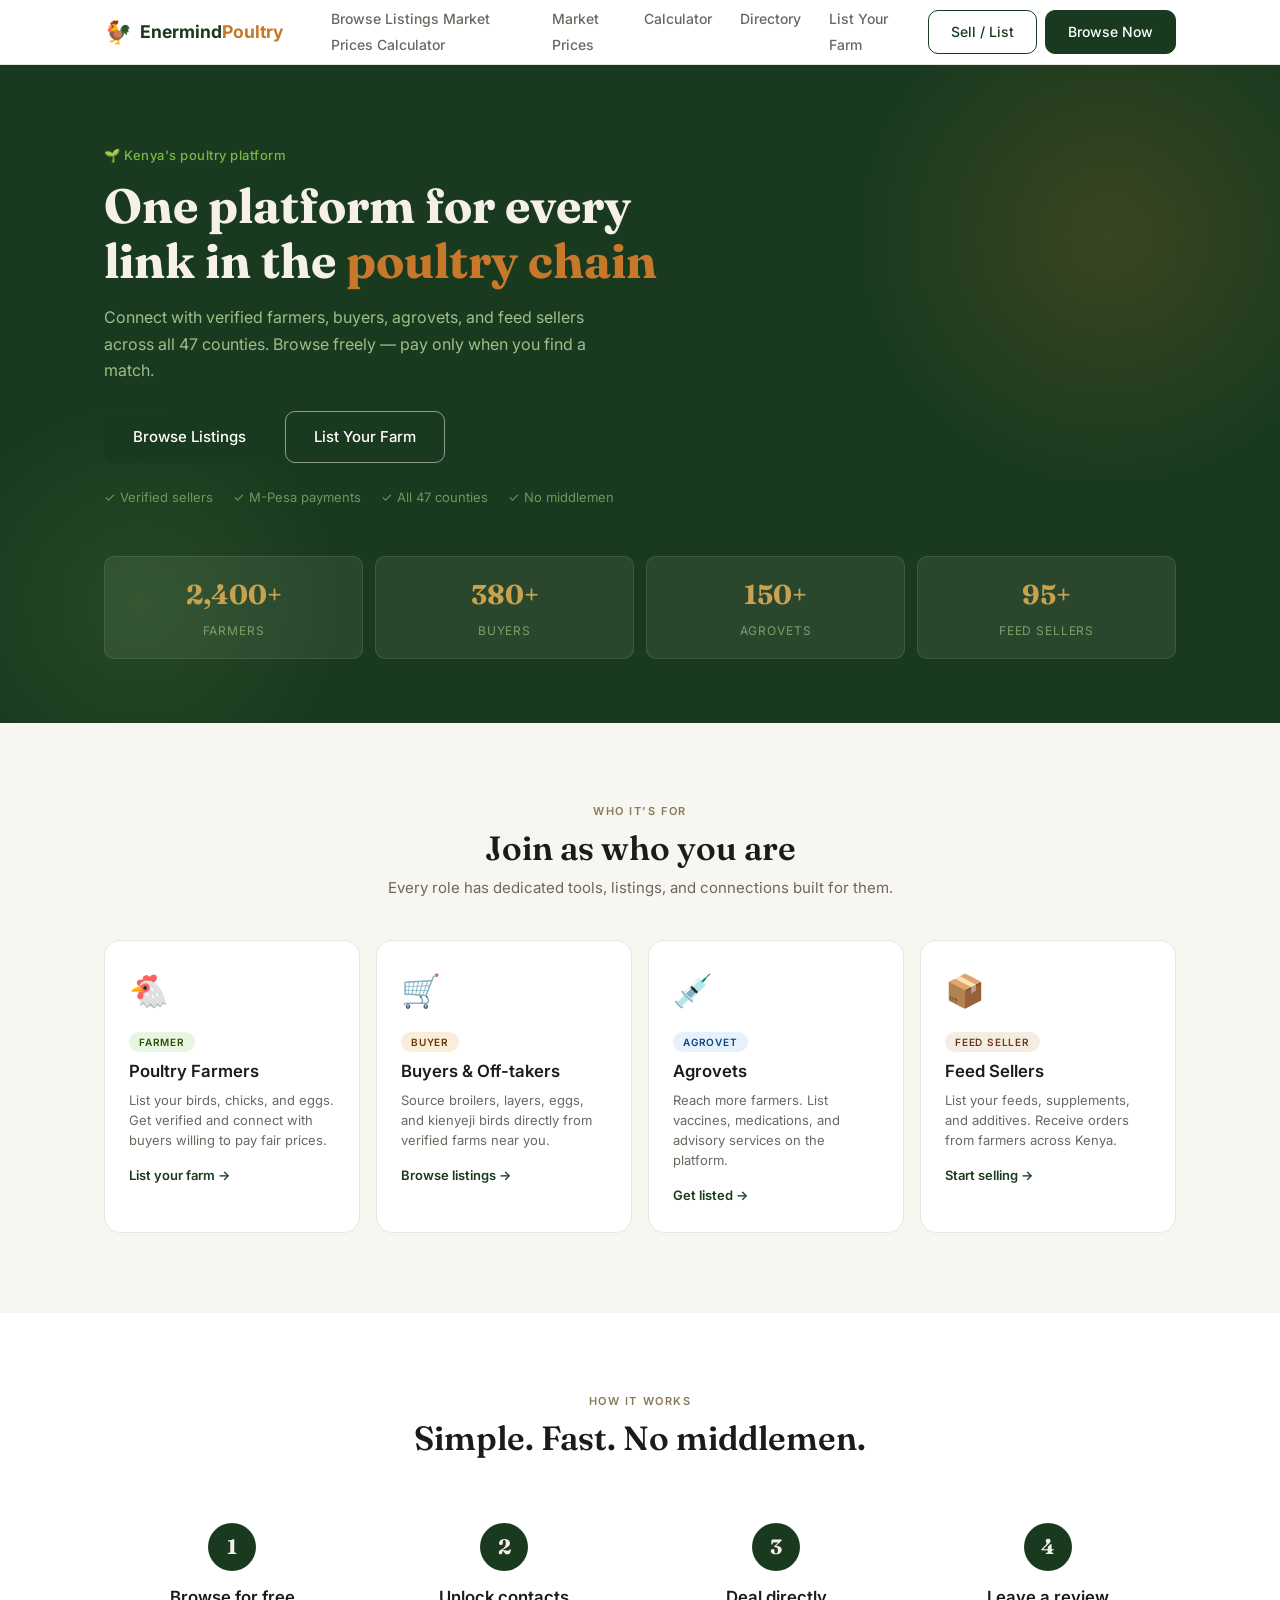
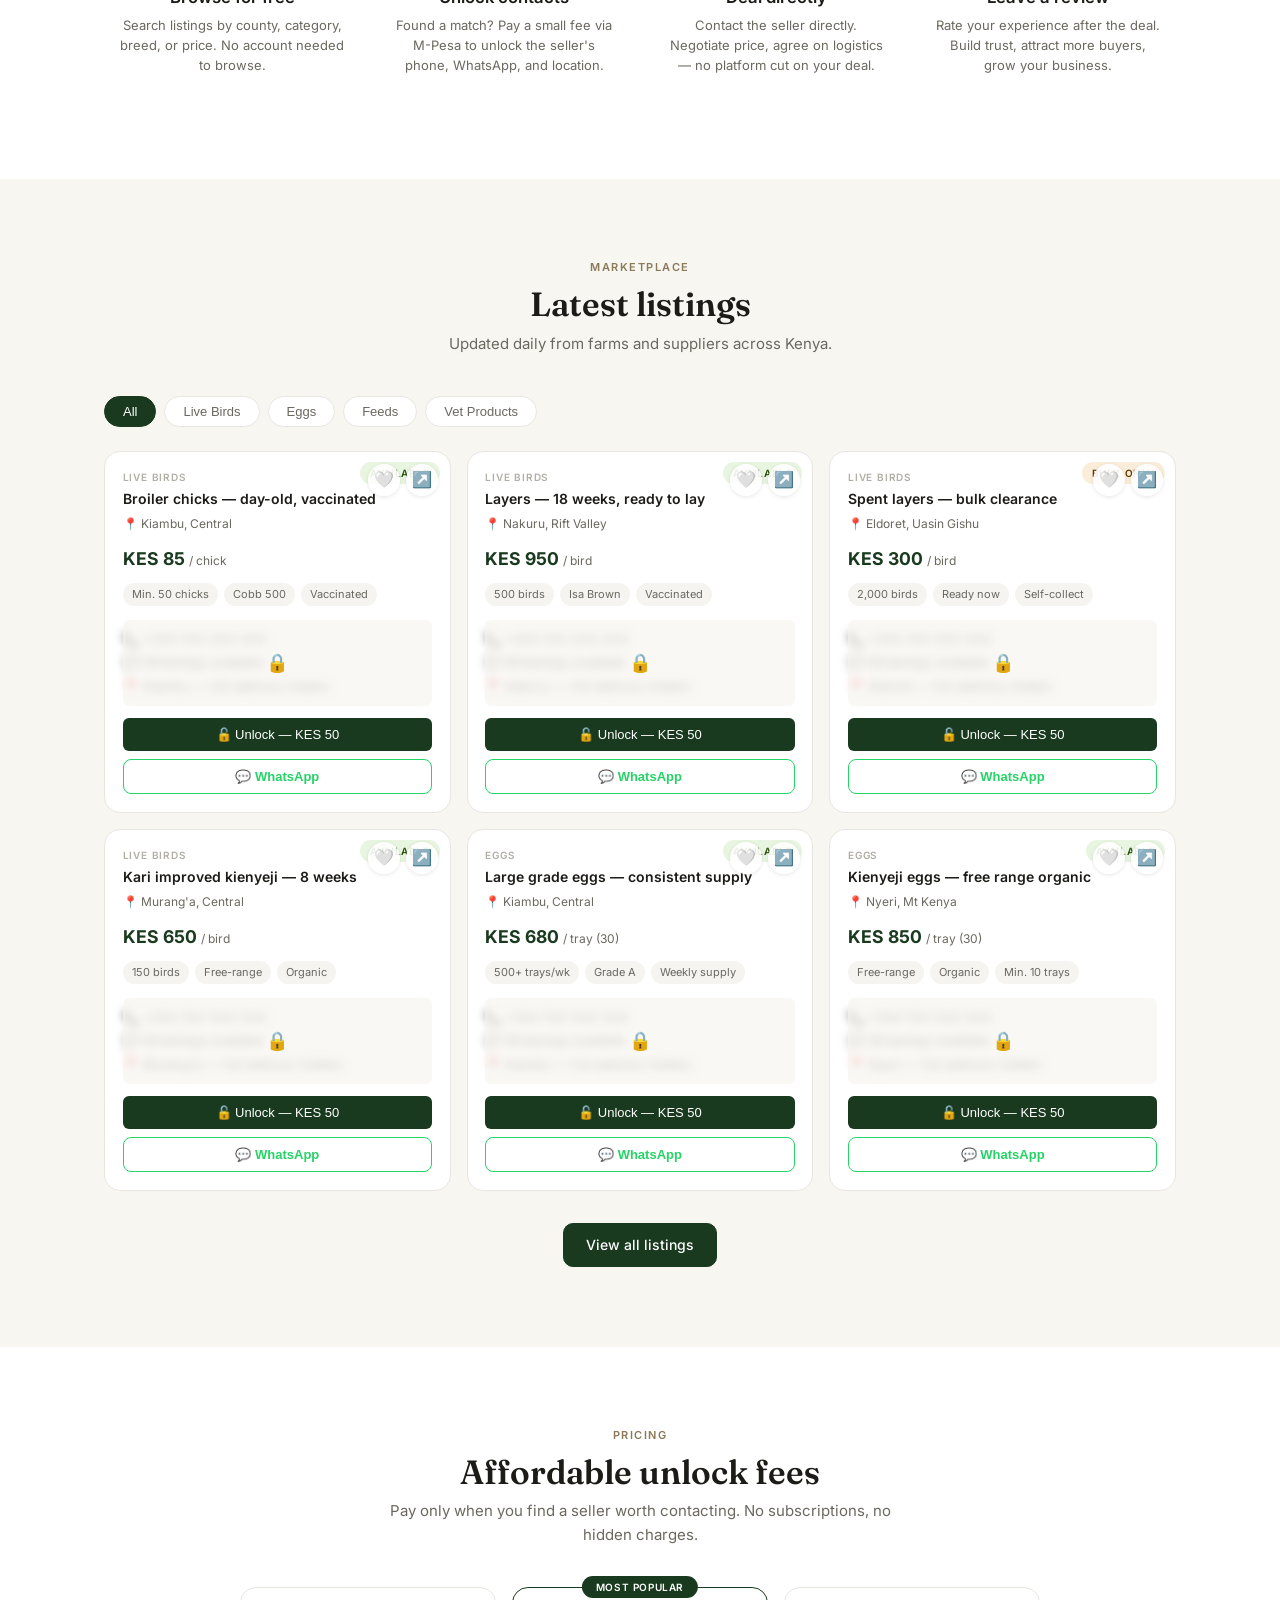
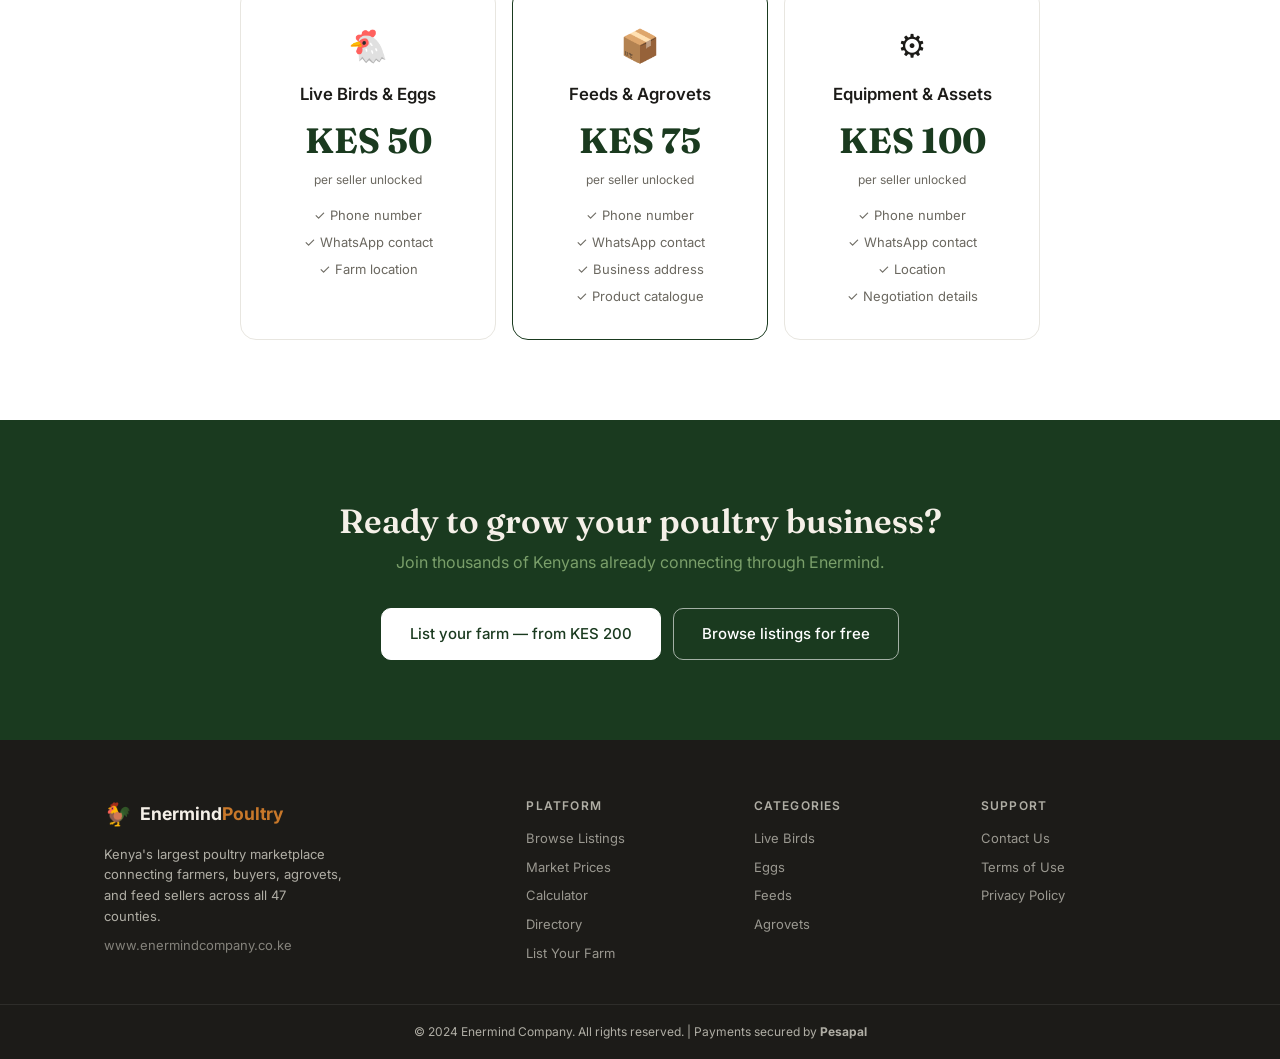
<file: index.html>
<!DOCTYPE html>
<html lang="en">
<head>
<meta charset="UTF-8">
<meta name="viewport" content="width=device-width, initial-scale=1.0">
<title>Enermind Poultry Platform — Kenya's Largest Poultry Marketplace</title>
<meta name="description" content="Connect with verified farmers, buyers, agrovets, and feed sellers across all 47 counties. Buy, sell, and grow your poultry business on Kenya's #1 poultry platform.">
<link rel="stylesheet" href="public/css/style.css">
<link rel="preconnect" href="https://fonts.googleapis.com">
<link href="https://fonts.googleapis.com/css2?family=Inter:wght@400;500;600&family=Fraunces:wght@600;700&display=swap" rel="stylesheet">
</head>
<body>

<!-- NAV -->
<nav class="nav">
  <div class="container nav-inner">
    <a href="index.html" class="logo">
      <span class="logo-icon">🐓</span>
      <span class="logo-text">Enermind<span class="logo-accent">Poultry</span></span>
    </a>
    <ul class="nav-links">
      <li><a href="pages/listings.html">Browse Listings</a>
    <a href="pages/market-prices.html">Market Prices</a>
    <a href="pages/calculator.html">Calculator</a></li>
      <li><a href="pages/market-prices.html">Market Prices</a></li>
      <li><a href="pages/calculator.html">Calculator</a></li>
      <li><a href="pages/directory.html">Directory</a></li>
      <li><a href="pages/list-farm.html">List Your Farm</a></li>
    </ul>
    <div class="nav-actions">
      <a href="pages/list-farm.html" class="btn btn-ghost">Sell / List</a>
      <a href="pages/listings.html" class="btn btn-primary">Browse Now</a>
    </div>
    <button class="nav-burger" onclick="toggleNav()" aria-label="Menu">&#9776;</button>
  </div>
  <div class="nav-mobile" id="navMobile">
    <a href="pages/listings.html">Browse Listings</a>
    <a href="pages/market-prices.html">Market Prices</a>
    <a href="pages/calculator.html">Calculator</a>
    <a href="pages/directory.html">Directory</a>
    <a href="pages/list-farm.html">List Your Farm</a>
  </div>
</nav>

<!-- HERO -->
<section class="hero">
  <div class="container hero-inner">
    <div class="hero-text">
      <p class="eyebrow">🌱 Kenya's poultry platform</p>
      <h1>One platform for every link in the <span class="highlight">poultry chain</span></h1>
      <p class="hero-sub">Connect with verified farmers, buyers, agrovets, and feed sellers across all 47 counties. Browse freely — pay only when you find a match.</p>
      <div class="hero-ctas">
        <a href="pages/listings.html" class="btn btn-primary btn-lg">Browse Listings</a>
        <a href="pages/list-farm.html" class="btn btn-outline-light btn-lg">List Your Farm</a>
      </div>
      <div class="trust-bar">
        <span>✓ Verified sellers</span>
        <span>✓ M-Pesa payments</span>
        <span>✓ All 47 counties</span>
        <span>✓ No middlemen</span>
      </div>
    </div>
    <div class="hero-stats">
      <div class="stat-card"><span class="stat-num">2,400+</span><span class="stat-label">Farmers</span></div>
      <div class="stat-card"><span class="stat-num">380+</span><span class="stat-label">Buyers</span></div>
      <div class="stat-card"><span class="stat-num">150+</span><span class="stat-label">Agrovets</span></div>
      <div class="stat-card"><span class="stat-num">95+</span><span class="stat-label">Feed Sellers</span></div>
    </div>
  </div>
</section>

<!-- ROLES -->
<section class="section bg-light">
  <div class="container">
    <div class="section-header">
      <p class="sec-label">Who it's for</p>
      <h2>Join as who you are</h2>
      <p class="sec-sub">Every role has dedicated tools, listings, and connections built for them.</p>
    </div>
    <div class="roles-grid">
      <div class="role-card">
        <div class="role-icon">🐔</div>
        <span class="role-tag green">Farmer</span>
        <h3>Poultry Farmers</h3>
        <p>List your birds, chicks, and eggs. Get verified and connect with buyers willing to pay fair prices.</p>
        <a href="pages/list-farm.html?role=farmer" class="role-link">List your farm →</a>
      </div>
      <div class="role-card">
        <div class="role-icon">🛒</div>
        <span class="role-tag amber">Buyer</span>
        <h3>Buyers & Off-takers</h3>
        <p>Source broilers, layers, eggs, and kienyeji birds directly from verified farms near you.</p>
        <a href="pages/listings.html" class="role-link">Browse listings →</a>
      </div>
      <div class="role-card">
        <div class="role-icon">💉</div>
        <span class="role-tag blue">Agrovet</span>
        <h3>Agrovets</h3>
        <p>Reach more farmers. List vaccines, medications, and advisory services on the platform.</p>
        <a href="pages/list-farm.html?role=agrovet" class="role-link">Get listed →</a>
      </div>
      <div class="role-card">
        <div class="role-icon">📦</div>
        <span class="role-tag brown">Feed Seller</span>
        <h3>Feed Sellers</h3>
        <p>List your feeds, supplements, and additives. Receive orders from farmers across Kenya.</p>
        <a href="pages/list-farm.html?role=feed" class="role-link">Start selling →</a>
      </div>
    </div>
  </div>
</section>

<!-- HOW IT WORKS -->
<section class="section">
  <div class="container">
    <div class="section-header">
      <p class="sec-label">How it works</p>
      <h2>Simple. Fast. No middlemen.</h2>
    </div>
    <div class="how-grid">
      <div class="how-step">
        <div class="how-num">1</div>
        <h3>Browse for free</h3>
        <p>Search listings by county, category, breed, or price. No account needed to browse.</p>
      </div>
      <div class="how-step">
        <div class="how-num">2</div>
        <h3>Unlock contacts</h3>
        <p>Found a match? Pay a small fee via M-Pesa to unlock the seller's phone, WhatsApp, and location.</p>
      </div>
      <div class="how-step">
        <div class="how-num">3</div>
        <h3>Deal directly</h3>
        <p>Contact the seller directly. Negotiate price, agree on logistics — no platform cut on your deal.</p>
      </div>
      <div class="how-step">
        <div class="how-num">4</div>
        <h3>Leave a review</h3>
        <p>Rate your experience after the deal. Build trust, attract more buyers, grow your business.</p>
      </div>
    </div>
  </div>
</section>

<!-- FEATURED LISTINGS -->
<section class="section bg-light">
  <div class="container">
    <div class="section-header">
      <p class="sec-label">Marketplace</p>
      <h2>Latest listings</h2>
      <p class="sec-sub">Updated daily from farms and suppliers across Kenya.</p>
    </div>
    <div class="listings-tabs">
      <button class="ltab active" onclick="filterListings('all',this)">All</button>
      <button class="ltab" onclick="filterListings('birds',this)">Live Birds</button>
      <button class="ltab" onclick="filterListings('eggs',this)">Eggs</button>
      <button class="ltab" onclick="filterListings('feeds',this)">Feeds</button>
      <button class="ltab" onclick="filterListings('vets',this)">Vet Products</button>
    </div>
    <div class="listings-grid" id="listingsGrid"></div>
    <div class="section-footer">
      <a href="pages/listings.html" class="btn btn-primary">View all listings</a>
    </div>
  </div>
</section>

<!-- PRICING -->
<section class="section">
  <div class="container">
    <div class="section-header">
      <p class="sec-label">Pricing</p>
      <h2>Affordable unlock fees</h2>
      <p class="sec-sub">Pay only when you find a seller worth contacting. No subscriptions, no hidden charges.</p>
    </div>
    <div class="pricing-grid">
      <div class="price-card">
        <div class="price-icon">🐔</div>
        <h3>Live Birds &amp; Eggs</h3>
        <div class="price-amount">KES 50</div>
        <p class="price-desc">per seller unlocked</p>
        <ul class="price-list">
          <li>✓ Phone number</li>
          <li>✓ WhatsApp contact</li>
          <li>✓ Farm location</li>
        </ul>
      </div>
      <div class="price-card featured">
        <div class="price-badge">Most popular</div>
        <div class="price-icon">📦</div>
        <h3>Feeds &amp; Agrovets</h3>
        <div class="price-amount">KES 75</div>
        <p class="price-desc">per seller unlocked</p>
        <ul class="price-list">
          <li>✓ Phone number</li>
          <li>✓ WhatsApp contact</li>
          <li>✓ Business address</li>
          <li>✓ Product catalogue</li>
        </ul>
      </div>
      <div class="price-card">
        <div class="price-icon">⚙️</div>
        <h3>Equipment &amp; Assets</h3>
        <div class="price-amount">KES 100</div>
        <p class="price-desc">per seller unlocked</p>
        <ul class="price-list">
          <li>✓ Phone number</li>
          <li>✓ WhatsApp contact</li>
          <li>✓ Location</li>
          <li>✓ Negotiation details</li>
        </ul>
      </div>
    </div>
  </div>
</section>

<!-- CTA -->
<section class="cta-section">
  <div class="container cta-inner">
    <h2>Ready to grow your poultry business?</h2>
    <p>Join thousands of Kenyans already connecting through Enermind.</p>
    <div class="cta-btns">
      <a href="pages/list-farm.html" class="btn btn-white btn-lg">List your farm — from KES 200</a>
      <a href="pages/listings.html" class="btn btn-outline-white btn-lg">Browse listings for free</a>
    </div>
  </div>
</section>

<!-- FOOTER -->
<footer class="footer">
  <div class="container footer-inner">
    <div class="footer-brand">
      <a href="index.html" class="logo"><span class="logo-icon">🐓</span><span class="logo-text">Enermind<span class="logo-accent">Poultry</span></span></a>
      <p>Kenya's largest poultry marketplace connecting farmers, buyers, agrovets, and feed sellers across all 47 counties.</p>
      <p style="margin-top:.5rem;font-size:13px;opacity:.7">www.enermindcompany.co.ke</p>
    </div>
    <div class="footer-links">
      <h4>Platform</h4>
      <a href="pages/listings.html">Browse Listings</a>
    <a href="pages/market-prices.html">Market Prices</a>
    <a href="pages/calculator.html">Calculator</a>
      <a href="pages/directory.html">Directory</a>
      <a href="pages/list-farm.html">List Your Farm</a>
    </div>
    <div class="footer-links">
      <h4>Categories</h4>
      <a href="pages/listings.html?cat=birds">Live Birds</a>
      <a href="pages/listings.html?cat=eggs">Eggs</a>
      <a href="pages/listings.html?cat=feeds">Feeds</a>
      <a href="pages/listings.html?cat=vets">Agrovets</a>
    </div>
    <div class="footer-links">
      <h4>Support</h4>
      <a href="mailto:info@enermindcompany.co.ke">Contact Us</a>
      <a href="pages/terms.html">Terms of Use</a>
      <a href="pages/privacy.html">Privacy Policy</a>
    </div>
  </div>
  <div class="footer-bottom">
    <div class="container">
      <p>© 2024 Enermind Company. All rights reserved. | Payments secured by <strong>Pesapal</strong></p>
    </div>
  </div>
</footer>

<!-- UNLOCK MODAL -->
<div class="modal-backdrop" id="unlockModal" style="display:none" onclick="if(event.target===this)closeUnlockModal()">
  <div class="modal-box">
    <div class="modal-header">
      <div>
        <h3>Unlock seller contact</h3>
        <p id="modalListingTitle" style="font-size:13px;color:var(--gray-600);margin-top:2px"></p>
      </div>
      <button class="modal-close" onclick="closeUnlockModal()">✕</button>
    </div>
    <div id="payStep">
      <div class="modal-amount-row">
        <span class="modal-amount-label">Unlock fee</span>
        <span class="modal-amount-val" id="modalUnlockFee">KES 50</span>
      </div>
      <div class="alert alert-info" style="font-size:13px">
        💡 You'll get the seller's phone number, WhatsApp, and exact location.
      </div>
      <div class="form-group">
        <label>Your Name</label>
        <input type="text" id="buyerName" placeholder="e.g. James Kamau">
      </div>
      <div class="form-group">
        <label>Your Safaricom Number</label>
        <input type="tel" id="buyerPhone" placeholder="07XX XXX XXX">
      </div>
      <button class="btn btn-primary btn-full" id="modalUnlockFeeBtn" onclick="submitUnlockPayment()">Pay KES 50 via M-Pesa</button>
      <div class="pp-note"><span class="pp-logo">PP</span> Secured by Pesapal · M-Pesa STK Push</div>
    </div>
    <div id="stkStep" style="display:none">
      <div class="stk-msg">
        <div class="icon">📲</div>
        <h3>Check your phone</h3>
        <p>An M-Pesa prompt has been sent to <strong id="stkPhoneDisplay"></strong>. Enter your M-Pesa PIN to complete the payment.</p>
        <div style="font-size:13px;color:var(--gray-600)">Waiting for confirmation…</div>
        <div style="margin-top:1rem">
          <div style="width:100%;height:4px;background:var(--gray-100);border-radius:4px;overflow:hidden">
            <div style="height:100%;background:var(--green-dark);width:0;animation:progress 3s linear forwards" id="progressBar"></div>
          </div>
        </div>
      </div>
    </div>
  </div>
</div>

<style>
@keyframes progress { from { width: 0 } to { width: 100% } }
</style>

<script src="public/js/listings-data.js"></script>
<script src="public/js/main.js"></script>
</body>
</html>
</file>
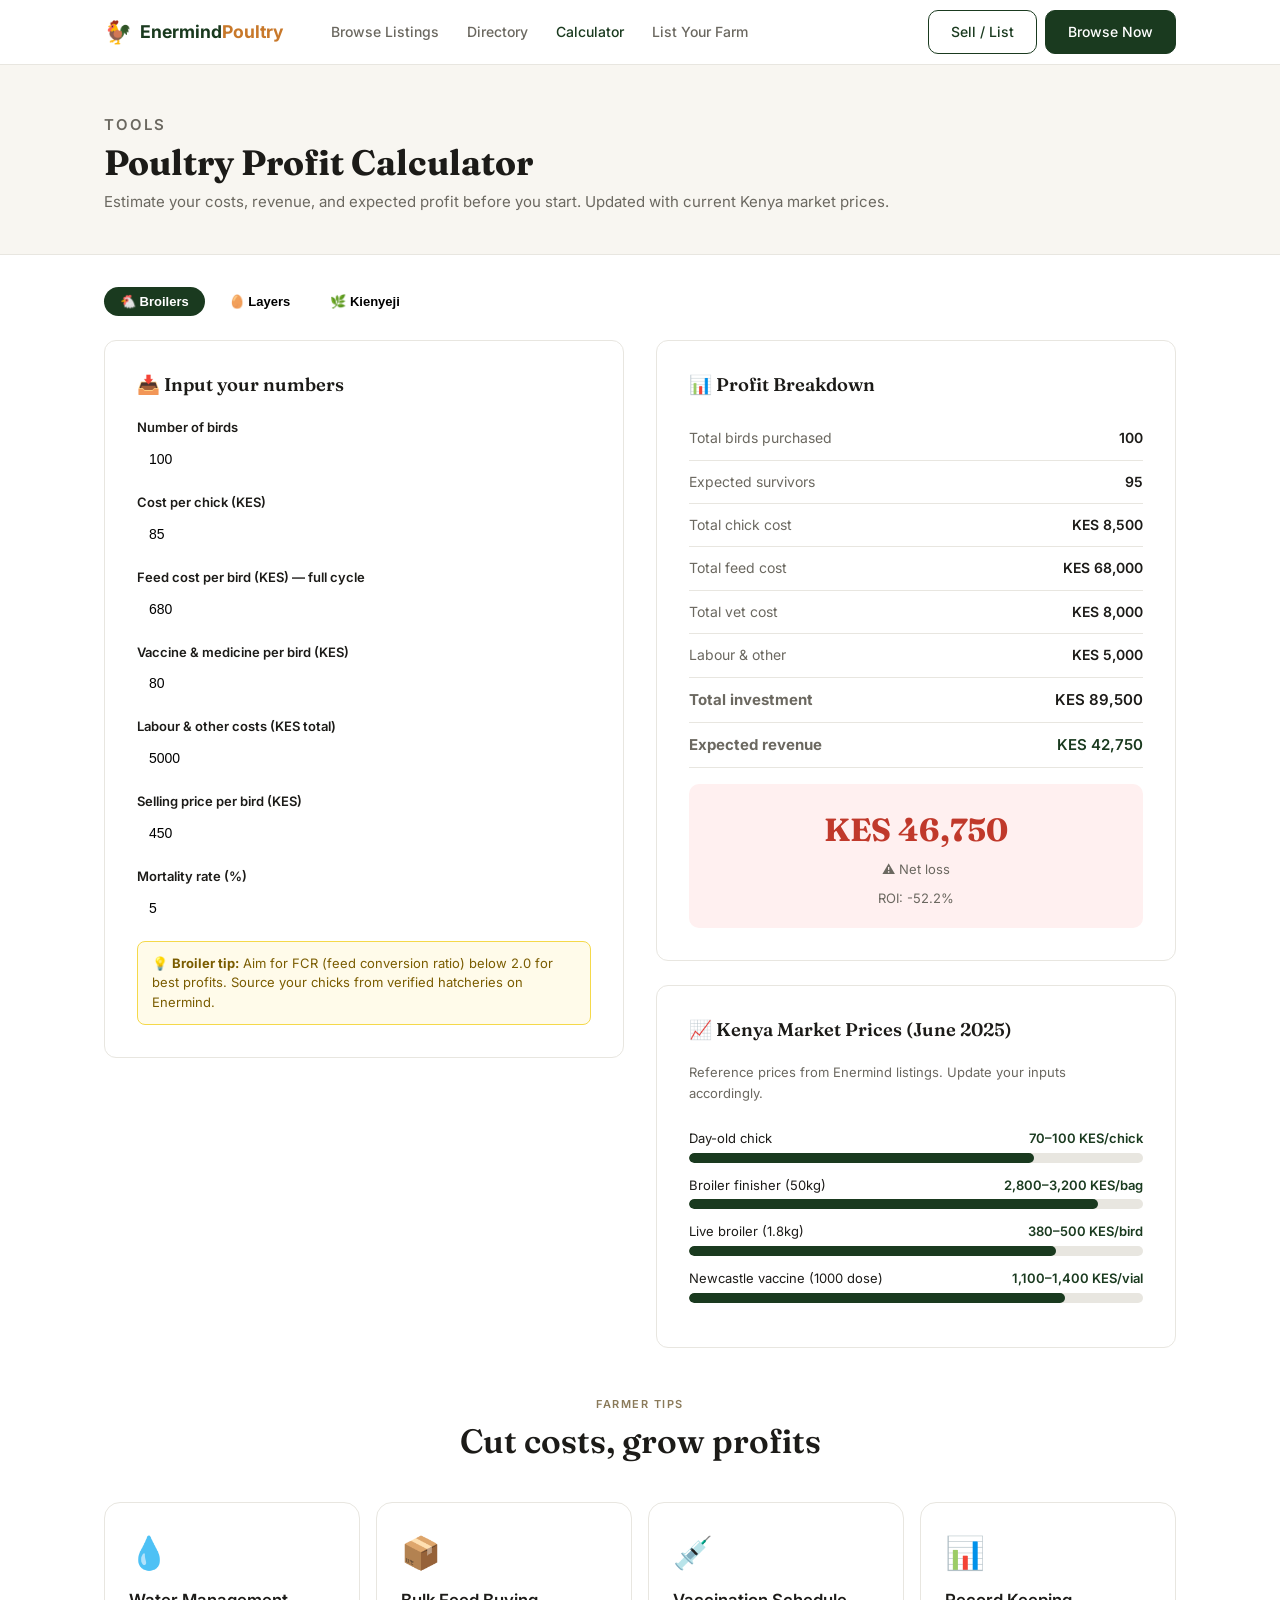
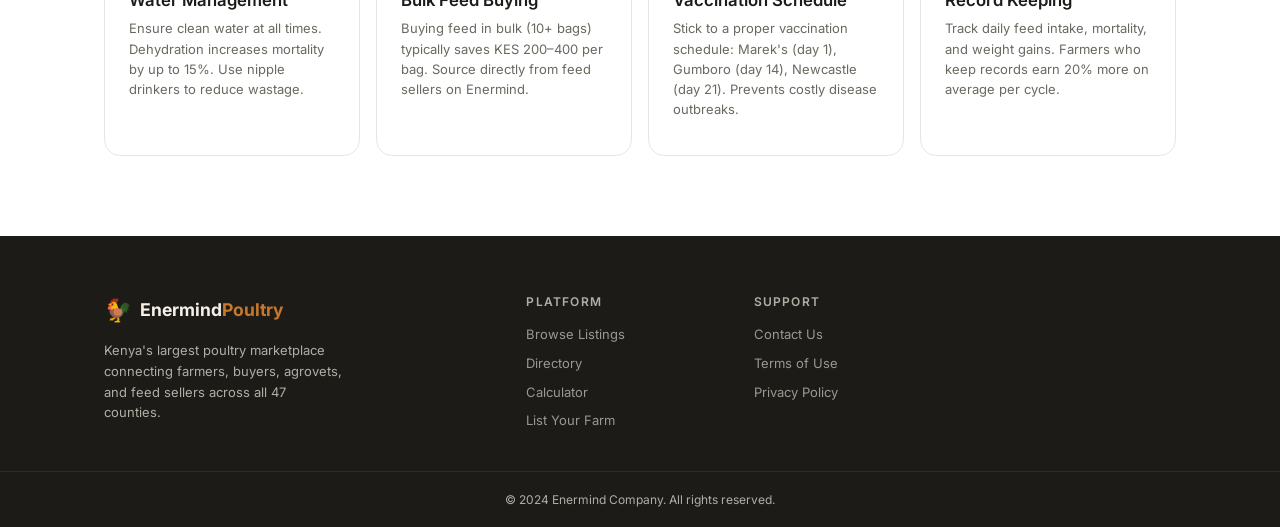
<file: pages/calculator.html>
<!DOCTYPE html>
<html lang="en">
<head>
<meta charset="UTF-8">
<meta name="viewport" content="width=device-width, initial-scale=1.0">
<title>Poultry Profit Calculator — Enermind</title>
<meta name="description" content="Calculate your expected poultry farming profits. Estimate costs, revenue, and ROI for broilers, layers, and kienyeji.">
<link rel="stylesheet" href="../public/css/style.css">
<link rel="preconnect" href="https://fonts.googleapis.com">
<link href="https://fonts.googleapis.com/css2?family=Inter:wght@400;500;600&family=Fraunces:wght@600;700&display=swap" rel="stylesheet">
<style>
.calc-wrapper { display: grid; grid-template-columns: 1fr 1fr; gap: 2rem; align-items: start; }
@media(max-width:768px){ .calc-wrapper { grid-template-columns:1fr; } }
.calc-card { background: #fff; border: 1px solid var(--gray-100); border-radius: 12px; padding: 2rem; }
.calc-card h3 { font-family: var(--font-display); font-size: 1.15rem; margin-bottom: 1.25rem; color: var(--gray-900); }
.input-row { margin-bottom: 1rem; }
.input-row label { display: block; font-size: 13px; font-weight: 600; color: var(--gray-700); margin-bottom: 4px; }
.input-row input, .input-row select { width: 100%; padding: 9px 12px; border: 1px solid var(--gray-200); border-radius: 8px; font-size: 14px; }
.input-row input:focus, .input-row select:focus { outline: none; border-color: var(--green-dark); }
.result-row { display: flex; justify-content: space-between; align-items: center; padding: 10px 0; border-bottom: 1px solid var(--gray-100); font-size: 14px; }
.result-row:last-child { border-bottom: none; }
.result-row .label { color: var(--gray-600); }
.result-row .val { font-weight: 600; color: var(--gray-900); }
.result-profit { background: #e8f5e0; border-radius: 10px; padding: 1.25rem; text-align: center; margin-top: 1rem; }
.result-profit .big { font-size: 2rem; font-weight: 700; color: var(--green-dark); font-family: var(--font-display); }
.result-profit .sub { font-size: 13px; color: var(--gray-600); margin-top: 4px; }
.result-loss { background: #fff0f0; border-radius: 10px; }
.result-loss .big { color: #c0392b !important; }
.tabs-row { display: flex; gap: .5rem; margin-bottom: 1.5rem; flex-wrap: wrap; }
.ctab { padding: 7px 16px; border-radius: 20px; border: 1px solid var(--gray-200); background: #fff; font-size: 13px; font-weight: 600; cursor: pointer; transition: all .15s; }
.ctab.active { background: var(--green-dark); color: #fff; border-color: var(--green-dark); }
.tip-box { background: #fffbea; border: 1px solid #f5d94a; border-radius: 8px; padding: 12px 14px; font-size: 13px; color: #7a5c00; margin-top: 1rem; line-height: 1.5; }
.price-trend { margin-top: 1.5rem; }
.trend-bar-wrap { margin-bottom: .75rem; }
.trend-label { display: flex; justify-content: space-between; font-size: 13px; margin-bottom: 4px; color: var(--gray-700); }
.trend-bar-bg { height: 10px; background: var(--gray-100); border-radius: 5px; overflow: hidden; }
.trend-bar { height: 100%; background: var(--green-dark); border-radius: 5px; transition: width .6s ease; }
</style>
</head>
<body>

<nav class="nav">
  <div class="container nav-inner">
    <a href="../index.html" class="logo">
      <span class="logo-icon">🐓</span>
      <span class="logo-text">Enermind<span class="logo-accent">Poultry</span></span>
    </a>
    <ul class="nav-links">
      <li><a href="listings.html">Browse Listings</a></li>
      <li><a href="directory.html">Directory</a></li>
      <li><a href="calculator.html" class="active">Calculator</a></li>
      <li><a href="list-farm.html">List Your Farm</a></li>
    </ul>
    <div class="nav-actions">
      <a href="list-farm.html" class="btn btn-ghost">Sell / List</a>
      <a href="listings.html" class="btn btn-primary">Browse Now</a>
    </div>
    <button class="nav-burger" onclick="toggleNav()" aria-label="Menu">&#9776;</button>
  </div>
  <div class="nav-mobile" id="navMobile">
    <a href="listings.html">Browse Listings</a>
    <a href="directory.html">Directory</a>
    <a href="calculator.html">Calculator</a>
    <a href="list-farm.html">List Your Farm</a>
  </div>
</nav>

<div class="page-hero">
  <div class="container">
    <p class="sec-label">Tools</p>
    <h1>Poultry Profit Calculator</h1>
    <p>Estimate your costs, revenue, and expected profit before you start. Updated with current Kenya market prices.</p>
  </div>
</div>

<div class="container" style="padding-top:2rem;padding-bottom:5rem">

  <!-- TYPE TABS -->
  <div class="tabs-row">
    <button class="ctab active" onclick="switchType('broiler',this)">🐔 Broilers</button>
    <button class="ctab" onclick="switchType('layer',this)">🥚 Layers</button>
    <button class="ctab" onclick="switchType('kienyeji',this)">🌿 Kienyeji</button>
  </div>

  <div class="calc-wrapper">
    <!-- LEFT: INPUTS -->
    <div class="calc-card">
      <h3>📥 Input your numbers</h3>

      <div class="input-row">
        <label>Number of birds</label>
        <input type="number" id="numBirds" value="100" min="1" oninput="calculate()">
      </div>
      <div class="input-row">
        <label id="chickLabel">Cost per chick (KES)</label>
        <input type="number" id="chickCost" value="85" oninput="calculate()">
      </div>
      <div class="input-row">
        <label>Feed cost per bird (KES) — full cycle</label>
        <input type="number" id="feedCost" value="680" oninput="calculate()">
      </div>
      <div class="input-row">
        <label>Vaccine &amp; medicine per bird (KES)</label>
        <input type="number" id="vetCost" value="80" oninput="calculate()">
      </div>
      <div class="input-row">
        <label>Labour &amp; other costs (KES total)</label>
        <input type="number" id="labourCost" value="5000" oninput="calculate()">
      </div>
      <div class="input-row" id="sellingPriceRow">
        <label id="sellingLabel">Selling price per bird (KES)</label>
        <input type="number" id="sellingPrice" value="450" oninput="calculate()">
      </div>
      <div class="input-row" id="eggsRow" style="display:none">
        <label>Eggs per bird per year</label>
        <input type="number" id="eggsPerBird" value="280" oninput="calculate()">
      </div>
      <div class="input-row" id="eggPriceRow" style="display:none">
        <label>Egg selling price (KES / egg)</label>
        <input type="number" id="eggPrice" value="14" oninput="calculate()">
      </div>
      <div class="input-row">
        <label>Mortality rate (%)</label>
        <input type="number" id="mortality" value="5" min="0" max="50" oninput="calculate()">
      </div>

      <div class="tip-box" id="tipBox">
        💡 <strong>Broiler tip:</strong> Aim for FCR (feed conversion ratio) below 2.0 for best profits. Source your chicks from verified hatcheries on Enermind.
      </div>
    </div>

    <!-- RIGHT: RESULTS -->
    <div>
      <div class="calc-card">
        <h3>📊 Profit Breakdown</h3>
        <div class="result-row"><span class="label">Total birds purchased</span><span class="val" id="rBirds">—</span></div>
        <div class="result-row"><span class="label">Expected survivors</span><span class="val" id="rSurvivors">—</span></div>
        <div class="result-row"><span class="label">Total chick cost</span><span class="val" id="rChickTotal">—</span></div>
        <div class="result-row"><span class="label">Total feed cost</span><span class="val" id="rFeedTotal">—</span></div>
        <div class="result-row"><span class="label">Total vet cost</span><span class="val" id="rVetTotal">—</span></div>
        <div class="result-row"><span class="label">Labour &amp; other</span><span class="val" id="rLabour">—</span></div>
        <div class="result-row" style="font-weight:700;font-size:15px"><span class="label">Total investment</span><span class="val" id="rTotalCost" style="color:var(--gray-900)">—</span></div>
        <div class="result-row" style="font-weight:700;font-size:15px"><span class="label">Expected revenue</span><span class="val" id="rRevenue" style="color:var(--green-dark)">—</span></div>

        <div class="result-profit" id="profitBox">
          <div class="big" id="profitAmount">KES —</div>
          <div class="sub" id="profitLabel">Net profit</div>
          <div style="margin-top:.5rem;font-size:13px;color:var(--gray-600)" id="roiLine">ROI: —%</div>
        </div>
      </div>

      <!-- MARKET PRICES -->
      <div class="calc-card" style="margin-top:1.5rem">
        <h3>📈 Kenya Market Prices (June 2025)</h3>
        <p style="font-size:13px;color:var(--gray-600);margin-bottom:1rem">Reference prices from Enermind listings. Update your inputs accordingly.</p>
        <div class="price-trend" id="priceTrends"></div>
      </div>
    </div>
  </div>

  <!-- TIPS SECTION -->
  <div style="margin-top:3rem">
    <div class="section-header">
      <p class="sec-label">Farmer Tips</p>
      <h2>Cut costs, grow profits</h2>
    </div>
    <div class="roles-grid">
      <div class="role-card">
        <div class="role-icon">💧</div>
        <h3>Water Management</h3>
        <p>Ensure clean water at all times. Dehydration increases mortality by up to 15%. Use nipple drinkers to reduce wastage.</p>
      </div>
      <div class="role-card">
        <div class="role-icon">📦</div>
        <h3>Bulk Feed Buying</h3>
        <p>Buying feed in bulk (10+ bags) typically saves KES 200–400 per bag. Source directly from feed sellers on Enermind.</p>
      </div>
      <div class="role-card">
        <div class="role-icon">💉</div>
        <h3>Vaccination Schedule</h3>
        <p>Stick to a proper vaccination schedule: Marek's (day 1), Gumboro (day 14), Newcastle (day 21). Prevents costly disease outbreaks.</p>
      </div>
      <div class="role-card">
        <div class="role-icon">📊</div>
        <h3>Record Keeping</h3>
        <p>Track daily feed intake, mortality, and weight gains. Farmers who keep records earn 20% more on average per cycle.</p>
      </div>
    </div>
  </div>

</div>

<footer class="footer">
  <div class="container footer-inner">
    <div class="footer-brand">
      <a href="../index.html" class="logo"><span class="logo-icon">🐓</span><span class="logo-text">Enermind<span class="logo-accent">Poultry</span></span></a>
      <p>Kenya's largest poultry marketplace connecting farmers, buyers, agrovets, and feed sellers across all 47 counties.</p>
    </div>
    <div class="footer-links">
      <h4>Platform</h4>
      <a href="listings.html">Browse Listings</a>
      <a href="directory.html">Directory</a>
      <a href="calculator.html">Calculator</a>
      <a href="list-farm.html">List Your Farm</a>
    </div>
    <div class="footer-links">
      <h4>Support</h4>
      <a href="mailto:info@enermindcompany.co.ke">Contact Us</a>
      <a href="terms.html">Terms of Use</a>
      <a href="privacy.html">Privacy Policy</a>
    </div>
  </div>
  <div class="footer-bottom"><div class="container"><p>© 2024 Enermind Company. All rights reserved.</p></div></div>
</footer>

<script src="../public/js/listings-data.js"></script>
<script>
function toggleNav() { document.getElementById('navMobile').classList.toggle('open'); }

let currentType = 'broiler';

const DEFAULTS = {
  broiler: { chickCost: 85, feedCost: 680, vetCost: 80, sellingPrice: 450, mortality: 5, eggsPerBird: 0, eggPrice: 0, tip: '💡 <strong>Broiler tip:</strong> Aim for FCR below 2.0. A 6-week broiler cycle means ~6 batches/year. Source chicks from verified hatcheries on Enermind.' },
  layer: { chickCost: 350, feedCost: 3200, vetCost: 120, sellingPrice: 950, mortality: 8, eggsPerBird: 280, eggPrice: 14, tip: '💡 <strong>Layer tip:</strong> Layers peak at 80–90% production rate. Ensure 16 hrs light per day for maximum production.' },
  kienyeji: { chickCost: 120, feedCost: 350, vetCost: 60, sellingPrice: 700, mortality: 10, eggsPerBird: 0, eggPrice: 0, tip: '💡 <strong>Kienyeji tip:</strong> KARI improved kienyeji grows faster (3–4 months). Let them free-range to cut feed costs by 30%.' },
};

const MARKET_PRICES = {
  broiler: [
    { label: 'Day-old chick', min: 70, max: 100, unit: 'KES/chick' },
    { label: 'Broiler finisher (50kg)', min: 2800, max: 3200, unit: 'KES/bag' },
    { label: 'Live broiler (1.8kg)', min: 380, max: 500, unit: 'KES/bird' },
    { label: 'Newcastle vaccine (1000 dose)', min: 1100, max: 1400, unit: 'KES/vial' },
  ],
  layer: [
    { label: 'Pullet (18 weeks)', min: 800, max: 1100, unit: 'KES/bird' },
    { label: 'Layer mash (50kg)', min: 2600, max: 3000, unit: 'KES/bag' },
    { label: 'Tray of eggs (30)', min: 600, max: 720, unit: 'KES/tray' },
    { label: 'Gumboro vaccine (1000 dose)', min: 900, max: 1100, unit: 'KES/vial' },
  ],
  kienyeji: [
    { label: 'KARI kienyeji chick', min: 100, max: 150, unit: 'KES/chick' },
    { label: 'Kienyeji grower mash', min: 1800, max: 2200, unit: 'KES/bag' },
    { label: 'Live kienyeji (full grown)', min: 600, max: 900, unit: 'KES/bird' },
    { label: 'Kienyeji egg (tray)', min: 800, max: 950, unit: 'KES/tray' },
  ],
};

function switchType(type, btn) {
  currentType = type;
  document.querySelectorAll('.ctab').forEach(b => b.classList.remove('active'));
  btn.classList.add('active');

  const d = DEFAULTS[type];
  document.getElementById('chickCost').value = d.chickCost;
  document.getElementById('feedCost').value = d.feedCost;
  document.getElementById('vetCost').value = d.vetCost;
  document.getElementById('sellingPrice').value = d.sellingPrice;
  document.getElementById('mortality').value = d.mortality;
  document.getElementById('tipBox').innerHTML = d.tip;

  const isLayer = type === 'layer';
  document.getElementById('eggsRow').style.display = isLayer ? '' : 'none';
  document.getElementById('eggPriceRow').style.display = isLayer ? '' : 'none';
  if (isLayer) {
    document.getElementById('eggsPerBird').value = d.eggsPerBird;
    document.getElementById('eggPrice').value = d.eggPrice;
    document.getElementById('sellingLabel').textContent = 'Spent layer selling price (KES)';
    document.getElementById('chickLabel').textContent = 'Cost per pullet (KES)';
  } else {
    document.getElementById('sellingLabel').textContent = 'Selling price per bird (KES)';
    document.getElementById('chickLabel').textContent = 'Cost per chick (KES)';
  }

  renderMarketPrices();
  calculate();
}

function fmt(n) { return 'KES ' + Math.round(n).toLocaleString(); }

function calculate() {
  const n = parseFloat(document.getElementById('numBirds').value) || 0;
  const chick = parseFloat(document.getElementById('chickCost').value) || 0;
  const feed = parseFloat(document.getElementById('feedCost').value) || 0;
  const vet = parseFloat(document.getElementById('vetCost').value) || 0;
  const labour = parseFloat(document.getElementById('labourCost').value) || 0;
  const sellPrice = parseFloat(document.getElementById('sellingPrice').value) || 0;
  const mort = parseFloat(document.getElementById('mortality').value) || 0;

  const survivors = Math.round(n * (1 - mort / 100));

  const chickTotal = n * chick;
  const feedTotal = n * feed;
  const vetTotal = n * vet;
  const totalCost = chickTotal + feedTotal + vetTotal + labour;

  let revenue = survivors * sellPrice;
  if (currentType === 'layer') {
    const eggs = parseFloat(document.getElementById('eggsPerBird').value) || 0;
    const eggP = parseFloat(document.getElementById('eggPrice').value) || 0;
    revenue += survivors * eggs * eggP;
  }

  const profit = revenue - totalCost;
  const roi = totalCost > 0 ? ((profit / totalCost) * 100).toFixed(1) : 0;

  document.getElementById('rBirds').textContent = n.toLocaleString();
  document.getElementById('rSurvivors').textContent = survivors.toLocaleString();
  document.getElementById('rChickTotal').textContent = fmt(chickTotal);
  document.getElementById('rFeedTotal').textContent = fmt(feedTotal);
  document.getElementById('rVetTotal').textContent = fmt(vetTotal);
  document.getElementById('rLabour').textContent = fmt(labour);
  document.getElementById('rTotalCost').textContent = fmt(totalCost);
  document.getElementById('rRevenue').textContent = fmt(revenue);

  const box = document.getElementById('profitBox');
  document.getElementById('profitAmount').textContent = fmt(Math.abs(profit));
  document.getElementById('profitLabel').textContent = profit >= 0 ? '🎉 Net profit' : '⚠️ Net loss';
  document.getElementById('roiLine').textContent = `ROI: ${roi}%`;

  if (profit < 0) {
    box.classList.add('result-loss');
    box.querySelector('.big').style.color = '#c0392b';
  } else {
    box.classList.remove('result-loss');
    box.querySelector('.big').style.color = 'var(--green-dark)';
  }
}

function renderMarketPrices() {
  const prices = MARKET_PRICES[currentType];
  const container = document.getElementById('priceTrends');
  container.innerHTML = prices.map(p => {
    const pct = Math.min(100, ((p.min / p.max) * 80) + 20);
    return `
      <div class="trend-bar-wrap">
        <div class="trend-label">
          <span>${p.label}</span>
          <span style="color:var(--green-dark);font-weight:600">${p.min.toLocaleString()}–${p.max.toLocaleString()} ${p.unit}</span>
        </div>
        <div class="trend-bar-bg">
          <div class="trend-bar" style="width:${pct}%"></div>
        </div>
      </div>`;
  }).join('');
}

document.addEventListener('DOMContentLoaded', () => {
  renderMarketPrices();
  calculate();
});
</script>
</body>
</html>
</file>
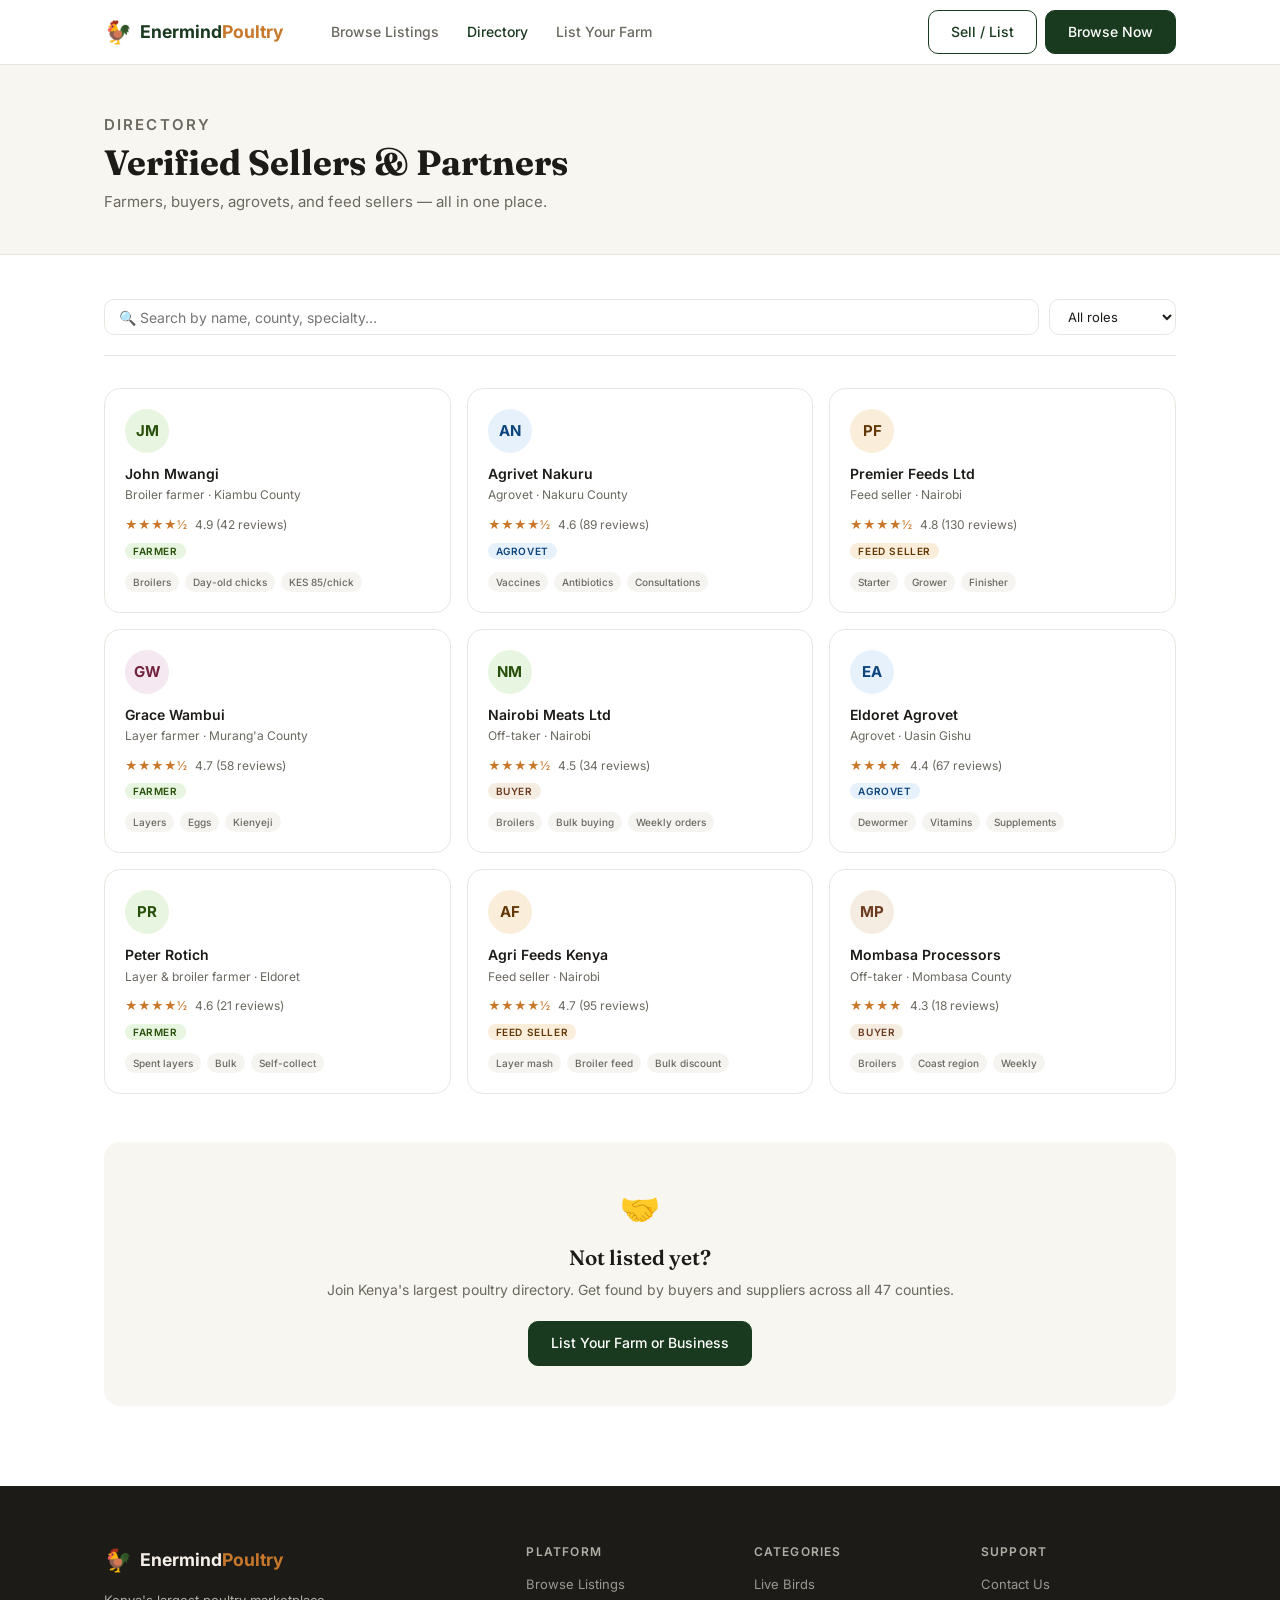
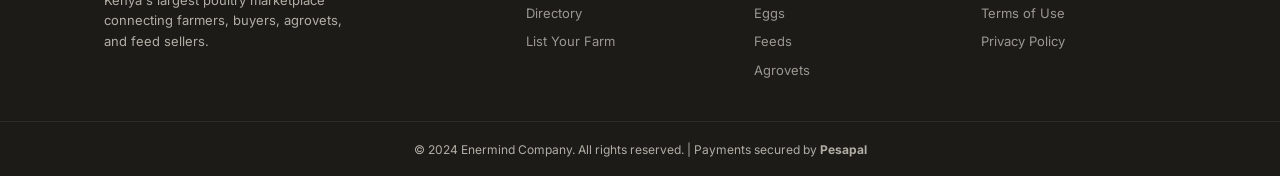
<file: pages/directory.html>
<!DOCTYPE html>
<html lang="en">
<head>
<meta charset="UTF-8">
<meta name="viewport" content="width=device-width, initial-scale=1.0">
<title>Seller Directory — Enermind Poultry Platform</title>
<meta name="description" content="Browse verified farmers, buyers, agrovets, and feed sellers on Kenya's #1 poultry platform.">
<link rel="stylesheet" href="../public/css/style.css">
<link rel="preconnect" href="https://fonts.googleapis.com">
<link href="https://fonts.googleapis.com/css2?family=Inter:wght@400;500;600&family=Fraunces:wght@600;700&display=swap" rel="stylesheet">
</head>
<body>

<!-- NAV -->
<nav class="nav">
  <div class="container nav-inner">
    <a href="../index.html" class="logo">
      <span class="logo-icon">🐓</span>
      <span class="logo-text">Enermind<span class="logo-accent">Poultry</span></span>
    </a>
    <ul class="nav-links">
      <li><a href="listings.html">Browse Listings</a></li>
      <li><a href="directory.html" class="active">Directory</a></li>
      <li><a href="list-farm.html">List Your Farm</a></li>
    </ul>
    <div class="nav-actions">
      <a href="list-farm.html" class="btn btn-ghost">Sell / List</a>
      <a href="listings.html" class="btn btn-primary">Browse Now</a>
    </div>
    <button class="nav-burger" onclick="toggleNav()" aria-label="Menu">&#9776;</button>
  </div>
  <div class="nav-mobile" id="navMobile">
    <a href="listings.html">Browse Listings</a>
    <a href="directory.html">Directory</a>
    <a href="list-farm.html">List Your Farm</a>
  </div>
</nav>

<!-- PAGE HERO -->
<div class="page-hero">
  <div class="container">
    <p class="sec-label">Directory</p>
    <h1>Verified Sellers &amp; Partners</h1>
    <p>Farmers, buyers, agrovets, and feed sellers — all in one place.</p>
  </div>
</div>

<!-- MAIN -->
<div class="container" style="padding-top:1.5rem;padding-bottom:5rem">

  <!-- FILTERS -->
  <div class="filters-bar">
    <input type="text" class="search-input" id="dirSearch" placeholder="🔍 Search by name, county, specialty…">
    <select class="filter-select" id="roleFilter">
      <option value="">All roles</option>
      <option value="Farmer">Farmers</option>
      <option value="Buyer">Buyers</option>
      <option value="Agrovet">Agrovets</option>
      <option value="Feed Seller">Feed Sellers</option>
    </select>
  </div>

  <!-- DIRECTORY GRID -->
  <div class="dir-grid" id="dirGrid">
    <div style="grid-column:1/-1;text-align:center;padding:3rem;color:var(--gray-600)">Loading…</div>
  </div>

  <!-- JOIN CTA -->
  <div style="margin-top:3rem;background:var(--off-white);border-radius:var(--radius-lg);padding:2.5rem;text-align:center">
    <div style="font-size:2rem;margin-bottom:.75rem">🤝</div>
    <h2 style="font-size:1.3rem;margin-bottom:.5rem">Not listed yet?</h2>
    <p style="font-size:14px;color:var(--gray-600);margin-bottom:1.25rem">Join Kenya's largest poultry directory. Get found by buyers and suppliers across all 47 counties.</p>
    <a href="list-farm.html" class="btn btn-primary">List Your Farm or Business</a>
  </div>

</div>

<!-- FOOTER -->
<footer class="footer">
  <div class="container footer-inner">
    <div class="footer-brand">
      <a href="../index.html" class="logo"><span class="logo-icon">🐓</span><span class="logo-text">Enermind<span class="logo-accent">Poultry</span></span></a>
      <p>Kenya's largest poultry marketplace connecting farmers, buyers, agrovets, and feed sellers.</p>
    </div>
    <div class="footer-links">
      <h4>Platform</h4>
      <a href="listings.html">Browse Listings</a>
      <a href="directory.html">Directory</a>
      <a href="list-farm.html">List Your Farm</a>
    </div>
    <div class="footer-links">
      <h4>Categories</h4>
      <a href="listings.html?cat=birds">Live Birds</a>
      <a href="listings.html?cat=eggs">Eggs</a>
      <a href="listings.html?cat=feeds">Feeds</a>
      <a href="listings.html?cat=vets">Agrovets</a>
    </div>
    <div class="footer-links">
      <h4>Support</h4>
      <a href="mailto:info@enermindcompany.co.ke">Contact Us</a>
      <a href="terms.html">Terms of Use</a>
      <a href="privacy.html">Privacy Policy</a>
    </div>
  </div>
  <div class="footer-bottom">
    <div class="container">
      <p>© 2024 Enermind Company. All rights reserved. | Payments secured by <strong>Pesapal</strong></p>
    </div>
  </div>
</footer>

<script src="../public/js/listings-data.js"></script>
<script src="../public/js/main.js"></script>
</body>
</html>
</file>
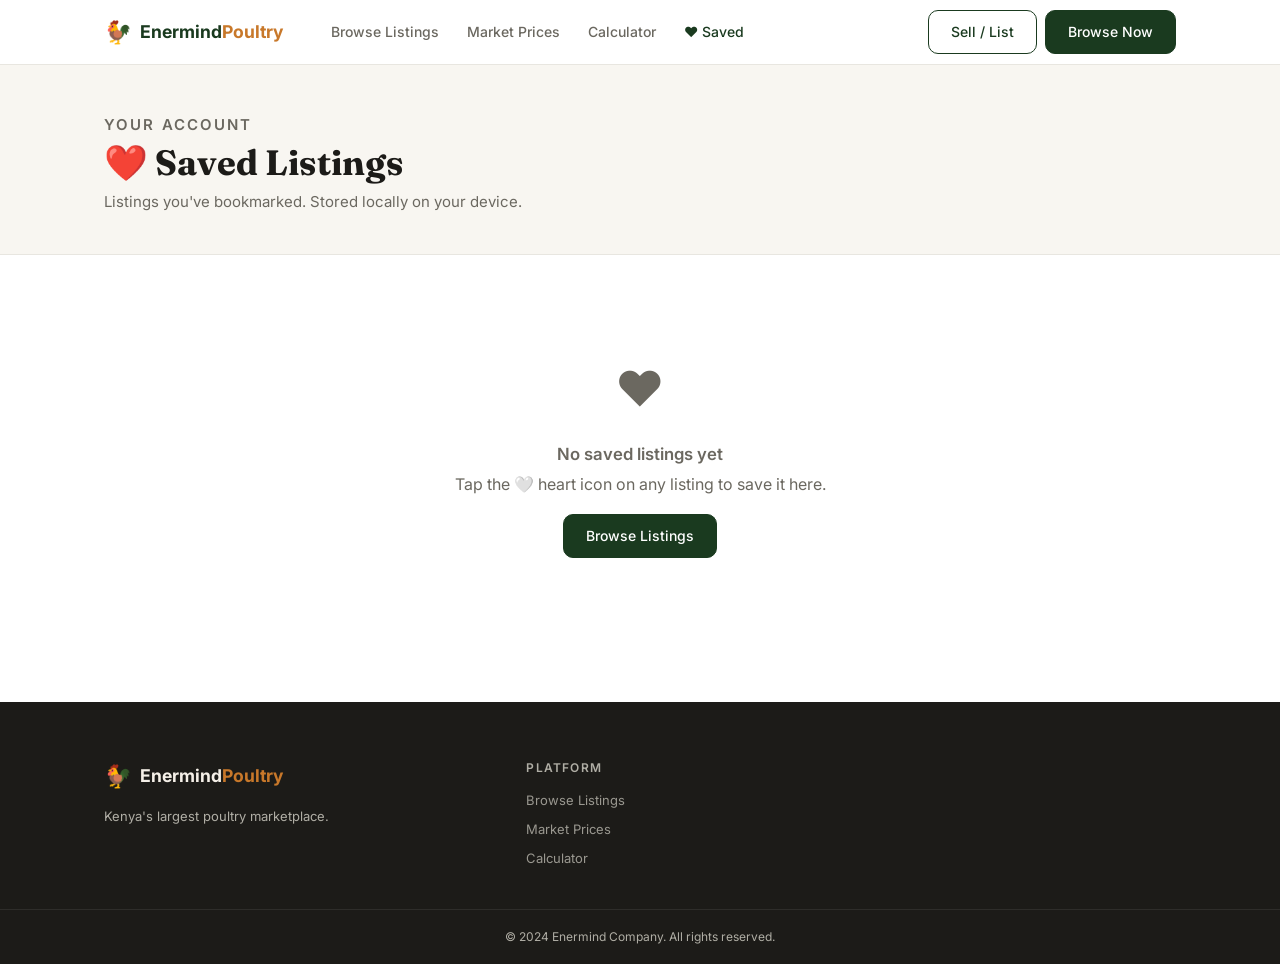
<file: pages/favourites.html>
<!DOCTYPE html>
<html lang="en">
<head>
<meta charset="UTF-8">
<meta name="viewport" content="width=device-width, initial-scale=1.0">
<title>Saved Listings — Enermind Poultry Platform</title>
<link rel="stylesheet" href="../public/css/style.css">
<link rel="preconnect" href="https://fonts.googleapis.com">
<link href="https://fonts.googleapis.com/css2?family=Inter:wght@400;500;600&family=Fraunces:wght@600;700&display=swap" rel="stylesheet">
</head>
<body>

<nav class="nav">
  <div class="container nav-inner">
    <a href="../index.html" class="logo">
      <span class="logo-icon">🐓</span>
      <span class="logo-text">Enermind<span class="logo-accent">Poultry</span></span>
    </a>
    <ul class="nav-links">
      <li><a href="listings.html">Browse Listings</a></li>
      <li><a href="market-prices.html">Market Prices</a></li>
      <li><a href="calculator.html">Calculator</a></li>
      <li><a href="favourites.html" class="active">❤️ Saved</a></li>
    </ul>
    <div class="nav-actions">
      <a href="list-farm.html" class="btn btn-ghost">Sell / List</a>
      <a href="listings.html" class="btn btn-primary">Browse Now</a>
    </div>
    <button class="nav-burger" onclick="toggleNav()" aria-label="Menu">&#9776;</button>
  </div>
  <div class="nav-mobile" id="navMobile">
    <a href="listings.html">Browse Listings</a>
    <a href="market-prices.html">Market Prices</a>
    <a href="calculator.html">Calculator</a>
    <a href="favourites.html">❤️ Saved</a>
  </div>
</nav>

<div class="page-hero">
  <div class="container">
    <p class="sec-label">Your Account</p>
    <h1>❤️ Saved Listings</h1>
    <p>Listings you've bookmarked. Stored locally on your device.</p>
  </div>
</div>

<div class="container" style="padding-top:2rem;padding-bottom:5rem">
  <div class="listings-grid" id="favGrid"></div>
</div>

<footer class="footer">
  <div class="container footer-inner">
    <div class="footer-brand">
      <a href="../index.html" class="logo"><span class="logo-icon">🐓</span><span class="logo-text">Enermind<span class="logo-accent">Poultry</span></span></a>
      <p>Kenya's largest poultry marketplace.</p>
    </div>
    <div class="footer-links">
      <h4>Platform</h4>
      <a href="listings.html">Browse Listings</a>
      <a href="market-prices.html">Market Prices</a>
      <a href="calculator.html">Calculator</a>
    </div>
  </div>
  <div class="footer-bottom"><div class="container"><p>© 2024 Enermind Company. All rights reserved.</p></div></div>
</footer>

<script src="../public/js/listings-data.js"></script>
<script src="../public/js/main.js"></script>
<script>
function toggleNav() { document.getElementById('navMobile').classList.toggle('open'); }

document.addEventListener('DOMContentLoaded', () => {
  const favs = getFavourites();
  const grid = document.getElementById('favGrid');
  if (!favs.length) {
    grid.innerHTML = `<div class="empty-state" style="grid-column:1/-1">
      <div class="icon">❤️</div>
      <h3>No saved listings yet</h3>
      <p>Tap the 🤍 heart icon on any listing to save it here.</p>
      <a href="listings.html" class="btn btn-primary" style="margin-top:1rem">Browse Listings</a>
    </div>`;
    return;
  }
  const saved = LISTINGS.filter(l => favs.includes(l.id));
  grid.innerHTML = saved.map(l => buildListingCardV2(l)).join('');
});
</script>
</body>
</html>
</file>
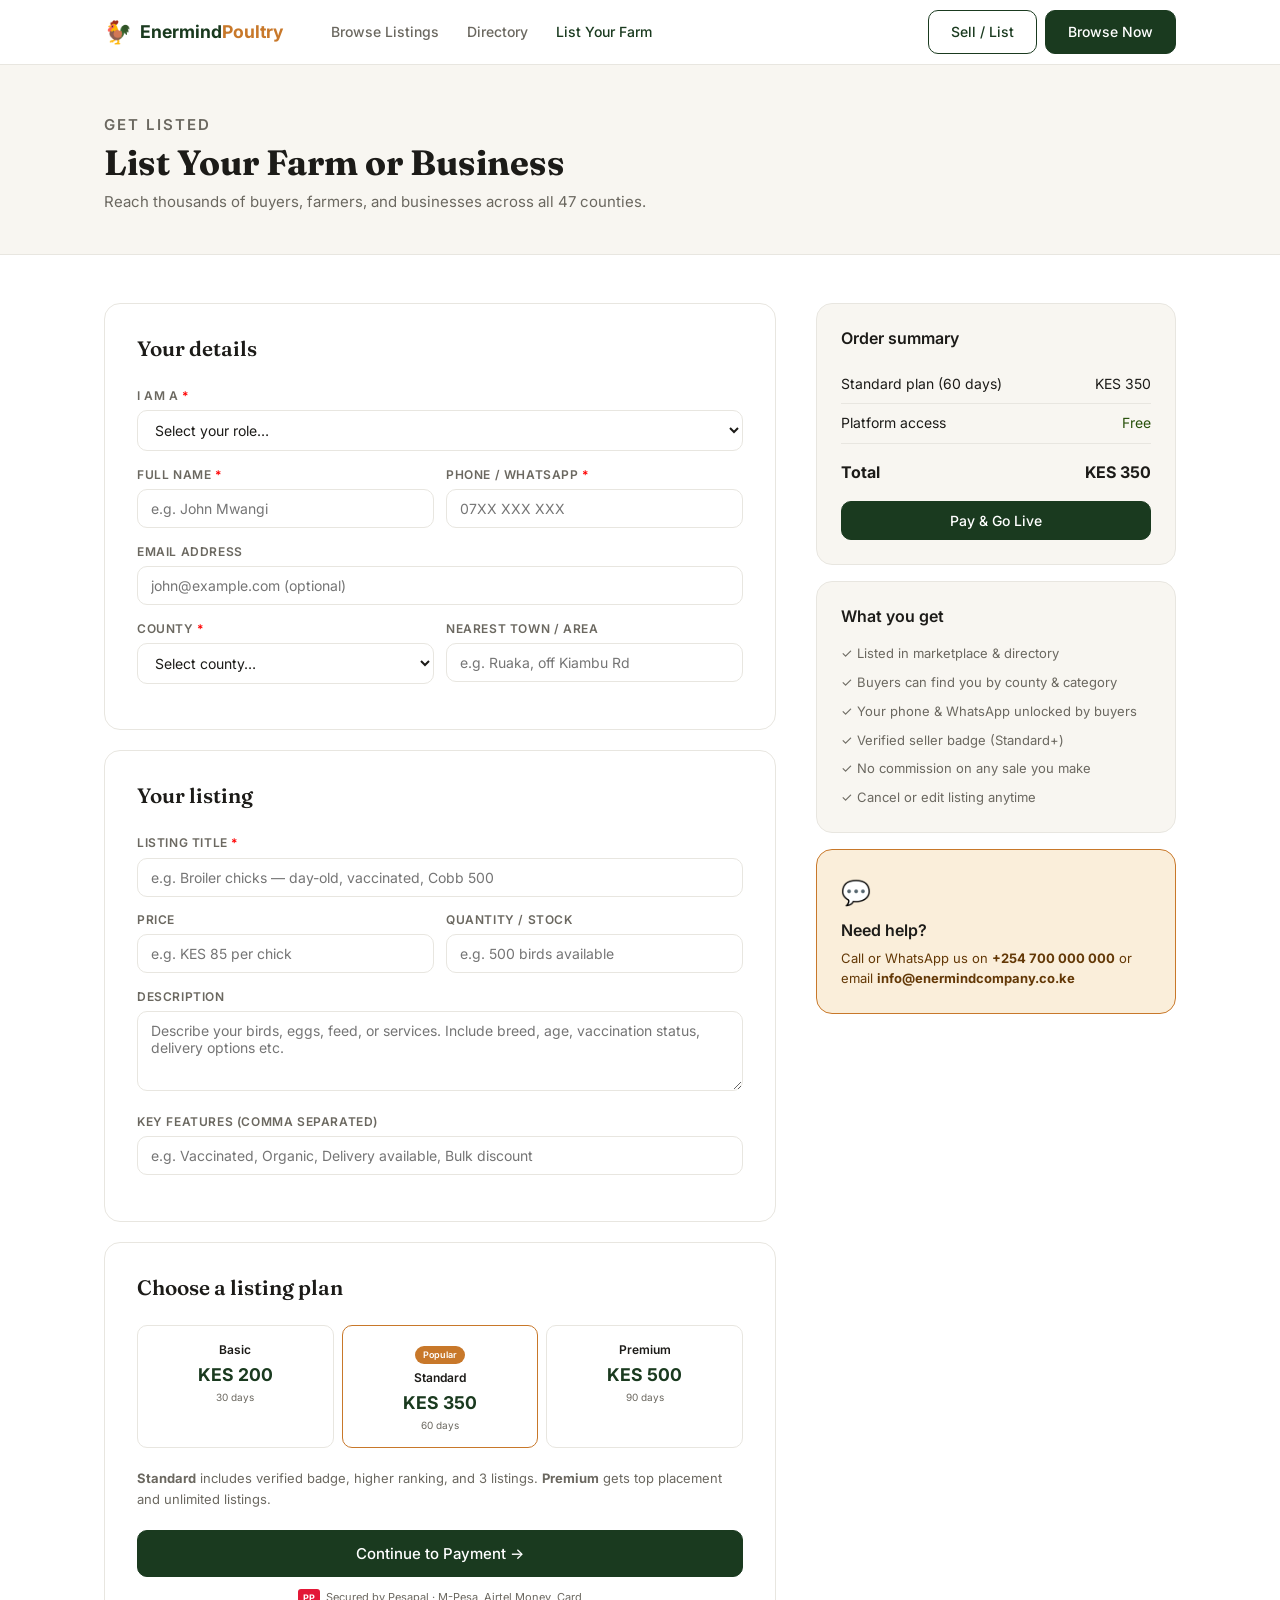
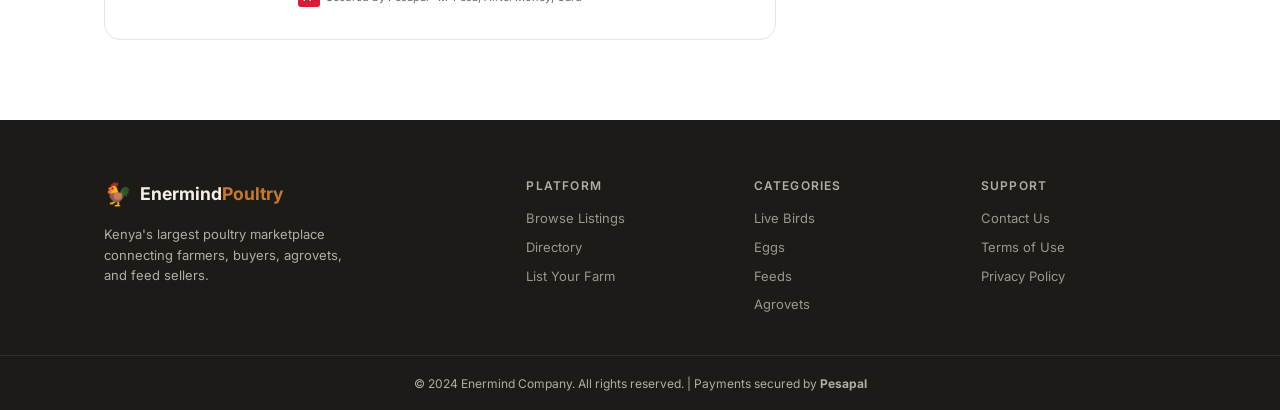
<file: pages/list-farm.html>
<!DOCTYPE html>
<html lang="en">
<head>
<meta charset="UTF-8">
<meta name="viewport" content="width=device-width, initial-scale=1.0">
<title>List Your Farm — Enermind Poultry Platform</title>
<meta name="description" content="Get your poultry farm, agrovet, or feed business listed on Kenya's largest poultry platform. Starting from KES 200.">
<link rel="stylesheet" href="../public/css/style.css">
<link rel="preconnect" href="https://fonts.googleapis.com">
<link href="https://fonts.googleapis.com/css2?family=Inter:wght@400;500;600&family=Fraunces:wght@600;700&display=swap" rel="stylesheet">
</head>
<body>

<!-- NAV -->
<nav class="nav">
  <div class="container nav-inner">
    <a href="../index.html" class="logo">
      <span class="logo-icon">🐓</span>
      <span class="logo-text">Enermind<span class="logo-accent">Poultry</span></span>
    </a>
    <ul class="nav-links">
      <li><a href="listings.html">Browse Listings</a></li>
      <li><a href="directory.html">Directory</a></li>
      <li><a href="list-farm.html" class="active">List Your Farm</a></li>
    </ul>
    <div class="nav-actions">
      <a href="list-farm.html" class="btn btn-ghost">Sell / List</a>
      <a href="listings.html" class="btn btn-primary">Browse Now</a>
    </div>
    <button class="nav-burger" onclick="toggleNav()" aria-label="Menu">&#9776;</button>
  </div>
  <div class="nav-mobile" id="navMobile">
    <a href="listings.html">Browse Listings</a>
    <a href="directory.html">Directory</a>
    <a href="list-farm.html">List Your Farm</a>
  </div>
</nav>

<!-- PAGE HERO -->
<div class="page-hero">
  <div class="container">
    <p class="sec-label">Get listed</p>
    <h1>List Your Farm or Business</h1>
    <p>Reach thousands of buyers, farmers, and businesses across all 47 counties.</p>
  </div>
</div>

<!-- MAIN -->
<div class="container">
  <div class="list-page">

    <!-- FORM SIDE -->
    <div>
      <!-- SUCCESS STATE -->
      <div id="listFormSuccess" style="display:none;background:var(--green-light);border-radius:var(--radius-lg);padding:3rem;text-align:center">
        <div style="font-size:3.5rem;margin-bottom:1rem">🎉</div>
        <h2 style="margin-bottom:.5rem;color:var(--green-dark)">You're listed!</h2>
        <p style="color:var(--green-text);font-size:15px;margin-bottom:1.5rem">Your listing is now live on Enermind Poultry. Buyers in your county can now find and unlock your contact details.</p>
        <div style="display:flex;gap:10px;justify-content:center;flex-wrap:wrap">
          <a href="listings.html" class="btn btn-primary">View all listings</a>
          <a href="list-farm.html" class="btn btn-ghost">Add another listing</a>
        </div>
      </div>

      <div id="listFarmFormWrapper">
        <div class="form-card">
          <h2>Your details</h2>

          <!-- ROLE -->
          <div class="form-group">
            <label>I am a <span style="color:red">*</span></label>
            <select id="sellerRole">
              <option value="">Select your role…</option>
              <option value="Farmer">Poultry Farmer</option>
              <option value="Buyer">Buyer / Off-taker</option>
              <option value="Agrovet">Agrovet</option>
              <option value="Feed Seller">Feed Seller</option>
            </select>
          </div>

          <div style="display:grid;grid-template-columns:1fr 1fr;gap:12px">
            <div class="form-group">
              <label>Full Name <span style="color:red">*</span></label>
              <input type="text" id="sellerName" placeholder="e.g. John Mwangi">
            </div>
            <div class="form-group">
              <label>Phone / WhatsApp <span style="color:red">*</span></label>
              <input type="tel" id="sellerPhone" placeholder="07XX XXX XXX">
            </div>
          </div>

          <div class="form-group">
            <label>Email address</label>
            <input type="email" id="sellerEmail" placeholder="john@example.com (optional)">
          </div>

          <div style="display:grid;grid-template-columns:1fr 1fr;gap:12px">
            <div class="form-group">
              <label>County <span style="color:red">*</span></label>
              <select id="sellerCounty">
                <option value="">Select county…</option>
                <option>Nairobi</option><option>Kiambu</option><option>Nakuru</option>
                <option>Uasin Gishu</option><option>Nyeri</option><option>Meru</option>
                <option>Murang'a</option><option>Kirinyaga</option><option>Embu</option>
                <option>Machakos</option><option>Makueni</option><option>Kajiado</option>
                <option>Kisumu</option><option>Kakamega</option><option>Bungoma</option>
                <option>Mombasa</option><option>Kilifi</option><option>Kwale</option>
                <option>Garissa</option><option>Wajir</option><option>Mandera</option>
                <option>Marsabit</option><option>Isiolo</option><option>Tharaka-Nithi</option>
                <option>Laikipia</option><option>Nyandarua</option><option>Samburu</option>
                <option>Trans Nzoia</option><option>West Pokot</option><option>Elgeyo-Marakwet</option>
                <option>Nandi</option><option>Baringo</option><option>Kericho</option>
                <option>Bomet</option><option>Narok</option><option>Siaya</option>
                <option>Homa Bay</option><option>Migori</option><option>Kisii</option>
                <option>Nyamira</option><option>Vihiga</option><option>Busia</option>
                <option>Tana River</option><option>Lamu</option><option>Taita-Taveta</option>
                <option>Kitui</option>
              </select>
            </div>
            <div class="form-group">
              <label>Nearest town / area</label>
              <input type="text" id="sellerArea" placeholder="e.g. Ruaka, off Kiambu Rd">
            </div>
          </div>
        </div>

        <div class="form-card" style="margin-top:1.25rem">
          <h2>Your listing</h2>

          <div class="form-group">
            <label>Listing title <span style="color:red">*</span></label>
            <input type="text" id="listingTitle" placeholder="e.g. Broiler chicks — day-old, vaccinated, Cobb 500">
          </div>

          <div style="display:grid;grid-template-columns:1fr 1fr;gap:12px">
            <div class="form-group">
              <label>Price</label>
              <input type="text" id="listingPrice" placeholder="e.g. KES 85 per chick">
            </div>
            <div class="form-group">
              <label>Quantity / Stock</label>
              <input type="text" id="listingQty" placeholder="e.g. 500 birds available">
            </div>
          </div>

          <div class="form-group">
            <label>Description</label>
            <textarea id="listingDesc" placeholder="Describe your birds, eggs, feed, or services. Include breed, age, vaccination status, delivery options etc."></textarea>
          </div>

          <div class="form-group">
            <label>Key features (comma separated)</label>
            <input type="text" id="listingTags" placeholder="e.g. Vaccinated, Organic, Delivery available, Bulk discount">
          </div>
        </div>

        <div class="form-card" style="margin-top:1.25rem">
          <h2>Choose a listing plan</h2>
          <div class="plan-grid">
            <div class="plan-card" data-plan="basic" onclick="selectPlan('basic')">
              <div class="plan-name">Basic</div>
              <div class="plan-price">KES 200</div>
              <div class="plan-dur">30 days</div>
            </div>
            <div class="plan-card popular" data-plan="standard" onclick="selectPlan('standard')">
              <div class="plan-popular-tag">Popular</div>
              <div class="plan-name">Standard</div>
              <div class="plan-price">KES 350</div>
              <div class="plan-dur">60 days</div>
            </div>
            <div class="plan-card" data-plan="premium" onclick="selectPlan('premium')">
              <div class="plan-name">Premium</div>
              <div class="plan-price">KES 500</div>
              <div class="plan-dur">90 days</div>
            </div>
          </div>
          <div style="font-size:13px;color:var(--gray-600);margin-bottom:1.25rem">
            <strong>Standard</strong> includes verified badge, higher ranking, and 3 listings. <strong>Premium</strong> gets top placement and unlimited listings.
          </div>
          <button class="btn btn-primary btn-full btn-lg" onclick="submitListingForm()">Continue to Payment →</button>
          <div class="pp-note" style="margin-top:.75rem"><span class="pp-logo">PP</span> Secured by Pesapal · M-Pesa, Airtel Money, Card</div>
        </div>
      </div>
    </div>

    <!-- SIDEBAR -->
    <div>
      <div class="sidebar-card">
        <h3>Order summary</h3>
        <div class="sidebar-item">
          <span id="sidebarPlanName">Standard plan (60 days)</span>
          <span id="sidebarPlanPrice">KES 350</span>
        </div>
        <div class="sidebar-item">
          <span>Platform access</span>
          <span style="color:var(--green-text)">Free</span>
        </div>
        <div class="sidebar-total">
          <span>Total</span>
          <span id="sidebarTotal">KES 350</span>
        </div>
        <button class="btn btn-primary btn-full" style="margin-top:1rem" onclick="submitListingForm()">Pay & Go Live</button>
      </div>

      <div class="sidebar-card" style="margin-top:1rem">
        <h3>What you get</h3>
        <ul style="list-style:none;font-size:13px;color:var(--gray-600);display:flex;flex-direction:column;gap:.5rem">
          <li>✓ Listed in marketplace & directory</li>
          <li>✓ Buyers can find you by county & category</li>
          <li>✓ Your phone & WhatsApp unlocked by buyers</li>
          <li>✓ Verified seller badge (Standard+)</li>
          <li>✓ No commission on any sale you make</li>
          <li>✓ Cancel or edit listing anytime</li>
        </ul>
      </div>

      <div class="sidebar-card" style="margin-top:1rem;background:var(--amber-light);border-color:var(--amber)">
        <div style="font-size:1.5rem;margin-bottom:.5rem">💬</div>
        <h3 style="margin-bottom:.4rem">Need help?</h3>
        <p style="font-size:13px;color:var(--amber-text)">Call or WhatsApp us on <strong>+254 700 000 000</strong> or email <strong>info@enermindcompany.co.ke</strong></p>
      </div>
    </div>

  </div>
</div>

<!-- FOOTER -->
<footer class="footer">
  <div class="container footer-inner">
    <div class="footer-brand">
      <a href="../index.html" class="logo"><span class="logo-icon">🐓</span><span class="logo-text">Enermind<span class="logo-accent">Poultry</span></span></a>
      <p>Kenya's largest poultry marketplace connecting farmers, buyers, agrovets, and feed sellers.</p>
    </div>
    <div class="footer-links">
      <h4>Platform</h4>
      <a href="listings.html">Browse Listings</a>
      <a href="directory.html">Directory</a>
      <a href="list-farm.html">List Your Farm</a>
    </div>
    <div class="footer-links">
      <h4>Categories</h4>
      <a href="listings.html?cat=birds">Live Birds</a>
      <a href="listings.html?cat=eggs">Eggs</a>
      <a href="listings.html?cat=feeds">Feeds</a>
      <a href="listings.html?cat=vets">Agrovets</a>
    </div>
    <div class="footer-links">
      <h4>Support</h4>
      <a href="mailto:info@enermindcompany.co.ke">Contact Us</a>
      <a href="terms.html">Terms of Use</a>
      <a href="privacy.html">Privacy Policy</a>
    </div>
  </div>
  <div class="footer-bottom">
    <div class="container">
      <p>© 2024 Enermind Company. All rights reserved. | Payments secured by <strong>Pesapal</strong></p>
    </div>
  </div>
</footer>

<!-- LISTING PAYMENT MODAL -->
<div class="modal-backdrop" id="listingPayModal" style="display:none" onclick="if(event.target===this)closeListingPayModal()">
  <div class="modal-box">
    <div class="modal-header">
      <div>
        <h3>Pay listing fee</h3>
        <p id="listingPayPlanName" style="font-size:13px;color:var(--gray-600);margin-top:2px">Standard plan — 60 days</p>
      </div>
      <button class="modal-close" onclick="closeListingPayModal()">✕</button>
    </div>
    <div id="listingPayStep1">
      <div class="modal-amount-row">
        <span class="modal-amount-label">Amount to pay</span>
        <span class="modal-amount-val" id="listingPayAmount">KES 350</span>
      </div>
      <div class="alert alert-success">✓ Your listing will go live immediately after payment.</div>
      <div class="form-group">
        <label>Safaricom Number for M-Pesa</label>
        <input type="tel" id="listingPayPhone" placeholder="07XX XXX XXX">
      </div>
      <button class="btn btn-primary btn-full" id="listingPayBtn" onclick="submitListingPayment()">Pay KES 350 via M-Pesa</button>
      <div class="pp-note" style="margin-top:.75rem"><span class="pp-logo">PP</span> Secured by Pesapal · M-Pesa STK Push</div>
    </div>
    <div id="listingPayStep2" style="display:none">
      <div class="stk-msg">
        <div class="icon">📲</div>
        <h3>Check your phone</h3>
        <p>An M-Pesa prompt has been sent to <strong id="listingPayPhoneDisplay"></strong>. Enter your PIN to complete payment and go live.</p>
        <div style="font-size:13px;color:var(--gray-600);margin-bottom:1rem">Confirming payment…</div>
        <div style="width:100%;height:4px;background:var(--gray-100);border-radius:4px;overflow:hidden">
          <div style="height:100%;background:var(--amber);width:0;animation:progress 3s linear forwards"></div>
        </div>
      </div>
    </div>
  </div>
</div>

<style>@keyframes progress { from { width: 0 } to { width: 100% } }</style>

<script src="../public/js/listings-data.js"></script>
<script src="../public/js/main.js"></script>
</body>
</html>
</file>
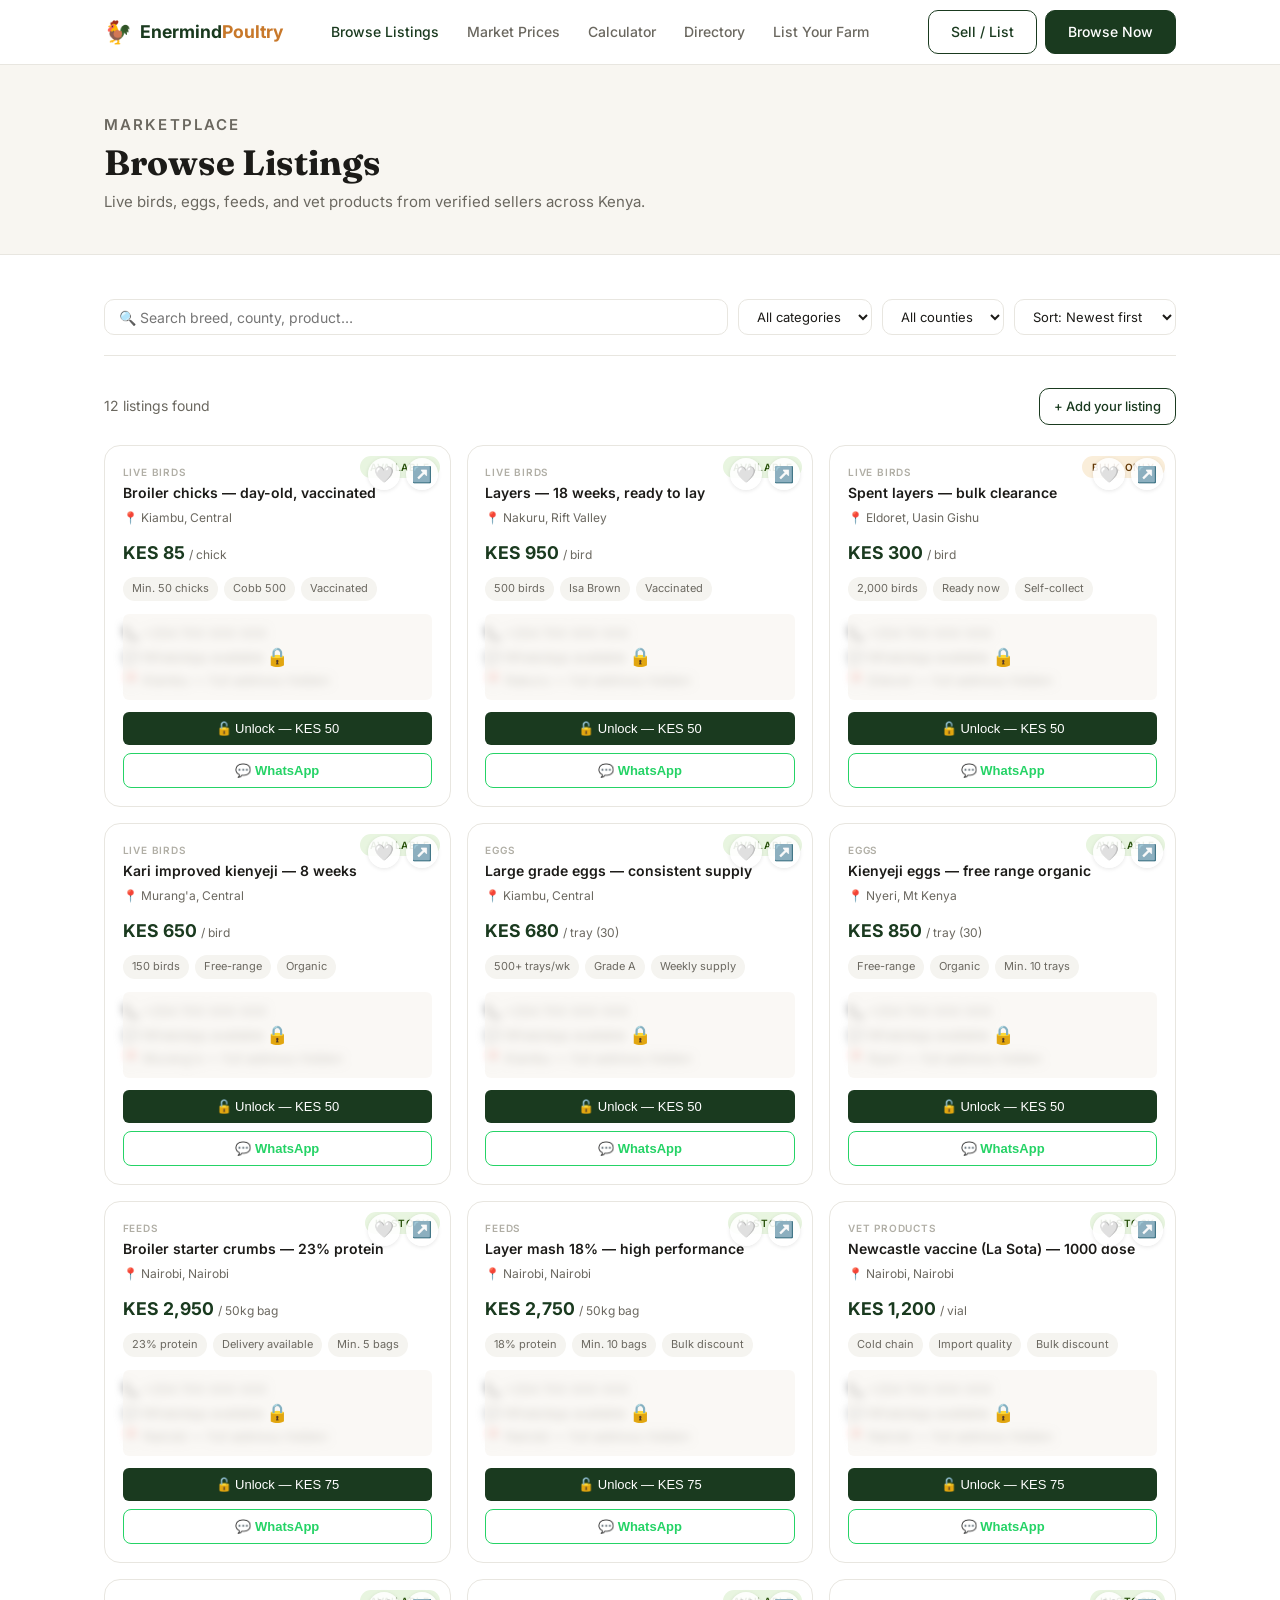
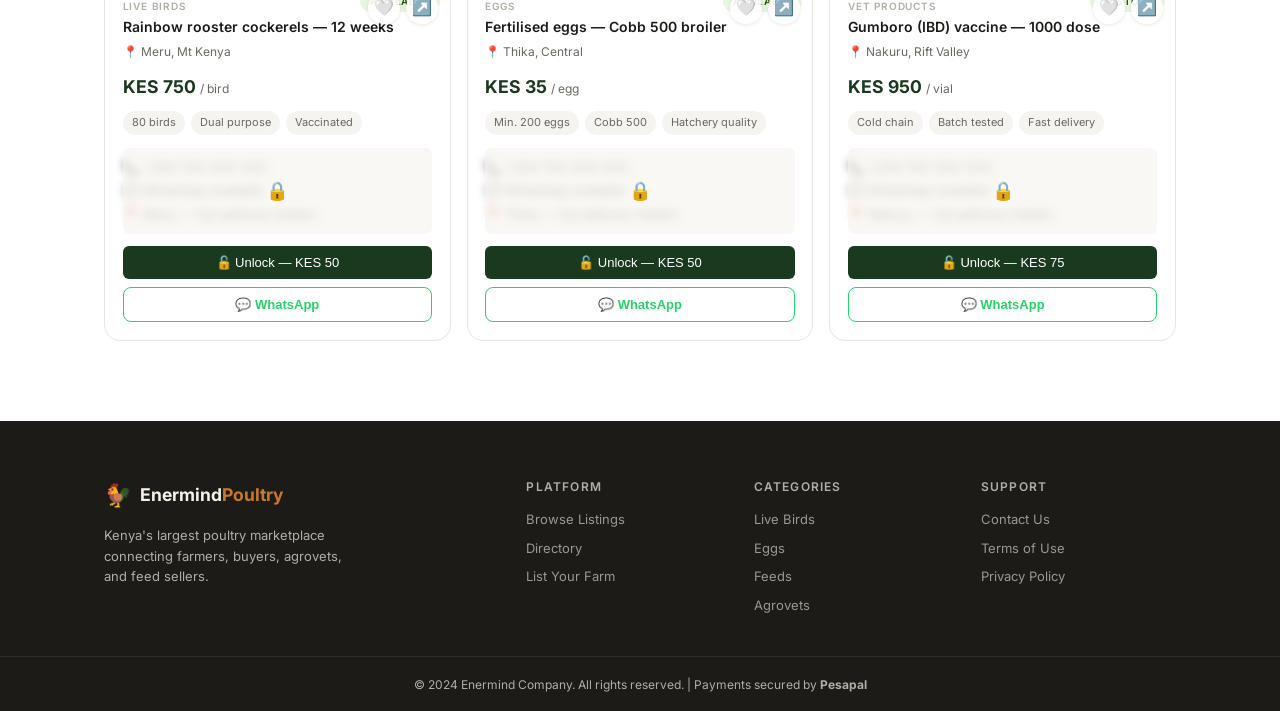
<file: pages/listings.html>
<!DOCTYPE html>
<html lang="en">
<head>
<meta charset="UTF-8">
<meta name="viewport" content="width=device-width, initial-scale=1.0">
<title>Browse Listings — Enermind Poultry Platform</title>
<meta name="description" content="Browse live birds, eggs, feeds, and vet products from verified sellers across Kenya's 47 counties.">
<link rel="stylesheet" href="../public/css/style.css">
<link rel="preconnect" href="https://fonts.googleapis.com">
<link href="https://fonts.googleapis.com/css2?family=Inter:wght@400;500;600&family=Fraunces:wght@600;700&display=swap" rel="stylesheet">
</head>
<body>

<!-- NAV -->
<nav class="nav">
  <div class="container nav-inner">
    <a href="../index.html" class="logo">
      <span class="logo-icon">🐓</span>
      <span class="logo-text">Enermind<span class="logo-accent">Poultry</span></span>
    </a>
    <ul class="nav-links">
      <li><a href="listings.html" class="active">Browse Listings</a></li>
      <li><a href="market-prices.html">Market Prices</a></li>
      <li><a href="calculator.html">Calculator</a></li>
      <li><a href="directory.html">Directory</a></li>
      <li><a href="list-farm.html">List Your Farm</a></li>
    </ul>
    <div class="nav-actions">
      <a href="list-farm.html" class="btn btn-ghost">Sell / List</a>
      <a href="listings.html" class="btn btn-primary">Browse Now</a>
    </div>
    <button class="nav-burger" onclick="toggleNav()" aria-label="Menu">&#9776;</button>
  </div>
  <div class="nav-mobile" id="navMobile">
    <a href="listings.html">Browse Listings</a>
    <a href="directory.html">Directory</a>
    <a href="list-farm.html">List Your Farm</a>
  </div>
</nav>

<!-- PAGE HERO -->
<div class="page-hero">
  <div class="container">
    <p class="sec-label">Marketplace</p>
    <h1>Browse Listings</h1>
    <p>Live birds, eggs, feeds, and vet products from verified sellers across Kenya.</p>
  </div>
</div>

<!-- MAIN -->
<div class="container" style="padding-top:1.5rem;padding-bottom:5rem">

  <!-- FILTERS -->
  <div class="filters-bar">
    <input type="text" class="search-input" id="searchInput" placeholder="🔍 Search breed, county, product…">
    <select class="filter-select" id="catFilter">
      <option value="">All categories</option>
      <option value="birds">Live Birds</option>
      <option value="eggs">Eggs</option>
      <option value="feeds">Feeds</option>
      <option value="vets">Vet Products</option>
    </select>
    <select class="filter-select" id="countyFilter">
      <option value="">All counties</option>
      <option value="Nairobi">Nairobi</option>
      <option value="Kiambu">Kiambu</option>
      <option value="Nakuru">Nakuru</option>
      <option value="Eldoret">Eldoret</option>
      <option value="Nyeri">Nyeri</option>
      <option value="Meru">Meru</option>
      <option value="Murang'a">Murang'a</option>
      <option value="Thika">Thika</option>
    </select>
    <select class="filter-select" id="sortFilter">
      <option value="">Sort: Newest first</option>
      <option value="price-asc">Price: Low to high</option>
      <option value="price-desc">Price: High to low</option>
    </select>
  </div>

  <!-- RESULT COUNT -->
  <div style="display:flex;align-items:center;justify-content:space-between;margin-bottom:1.25rem;flex-wrap:wrap;gap:.5rem">
    <p style="font-size:14px;color:var(--gray-600)" id="resultCount">Loading…</p>
    <a href="list-farm.html" class="btn btn-ghost btn-sm">+ Add your listing</a>
  </div>

  <!-- LISTINGS GRID -->
  <div class="listings-grid" id="fullListingsGrid">
    <div class="empty-state" style="grid-column:1/-1"><div class="icon">⏳</div><p>Loading listings…</p></div>
  </div>

</div>

<!-- FOOTER -->
<footer class="footer">
  <div class="container footer-inner">
    <div class="footer-brand">
      <a href="../index.html" class="logo"><span class="logo-icon">🐓</span><span class="logo-text">Enermind<span class="logo-accent">Poultry</span></span></a>
      <p>Kenya's largest poultry marketplace connecting farmers, buyers, agrovets, and feed sellers.</p>
    </div>
    <div class="footer-links">
      <h4>Platform</h4>
      <a href="listings.html">Browse Listings</a>
      <a href="directory.html">Directory</a>
      <a href="list-farm.html">List Your Farm</a>
    </div>
    <div class="footer-links">
      <h4>Categories</h4>
      <a href="listings.html?cat=birds">Live Birds</a>
      <a href="listings.html?cat=eggs">Eggs</a>
      <a href="listings.html?cat=feeds">Feeds</a>
      <a href="listings.html?cat=vets">Agrovets</a>
    </div>
    <div class="footer-links">
      <h4>Support</h4>
      <a href="mailto:info@enermindcompany.co.ke">Contact Us</a>
      <a href="terms.html">Terms of Use</a>
      <a href="privacy.html">Privacy Policy</a>
    </div>
  </div>
  <div class="footer-bottom">
    <div class="container">
      <p>© 2024 Enermind Company. All rights reserved. | Payments secured by <strong>Pesapal</strong></p>
    </div>
  </div>
</footer>

<!-- UNLOCK MODAL -->
<div class="modal-backdrop" id="unlockModal" style="display:none" onclick="if(event.target===this)closeUnlockModal()">
  <div class="modal-box">
    <div class="modal-header">
      <div>
        <h3>Unlock seller contact</h3>
        <p id="modalListingTitle" style="font-size:13px;color:var(--gray-600);margin-top:2px"></p>
      </div>
      <button class="modal-close" onclick="closeUnlockModal()">✕</button>
    </div>
    <div id="payStep">
      <div class="modal-amount-row">
        <span class="modal-amount-label">Unlock fee</span>
        <span class="modal-amount-val" id="modalUnlockFee">KES 50</span>
      </div>
      <div class="alert alert-info" style="font-size:13px">
        💡 You'll get the seller's phone, WhatsApp, and exact location. No platform cut on your deal.
      </div>
      <div class="form-group">
        <label>Your Name</label>
        <input type="text" id="buyerName" placeholder="e.g. James Kamau">
      </div>
      <div class="form-group">
        <label>Your Safaricom Number</label>
        <input type="tel" id="buyerPhone" placeholder="07XX XXX XXX">
      </div>
      <button class="btn btn-primary btn-full" id="modalUnlockFeeBtn" onclick="submitUnlockPayment()">Pay KES 50 via M-Pesa</button>
      <div class="pp-note"><span class="pp-logo">PP</span> Secured by Pesapal · M-Pesa STK Push</div>
    </div>
    <div id="stkStep" style="display:none">
      <div class="stk-msg">
        <div class="icon">📲</div>
        <h3>Check your phone</h3>
        <p>An M-Pesa prompt has been sent to <strong id="stkPhoneDisplay"></strong>. Enter your M-Pesa PIN to complete.</p>
        <div style="font-size:13px;color:var(--gray-600);margin-bottom:1rem">Waiting for confirmation…</div>
        <div style="width:100%;height:4px;background:var(--gray-100);border-radius:4px;overflow:hidden">
          <div style="height:100%;background:var(--green-dark);width:0;animation:progress 3s linear forwards"></div>
        </div>
      </div>
    </div>
  </div>
</div>

<style>@keyframes progress { from { width: 0 } to { width: 100% } }</style>

<script src="../public/js/listings-data.js"></script>
<script src="../public/js/main.js"></script>
</body>
</html>
</file>
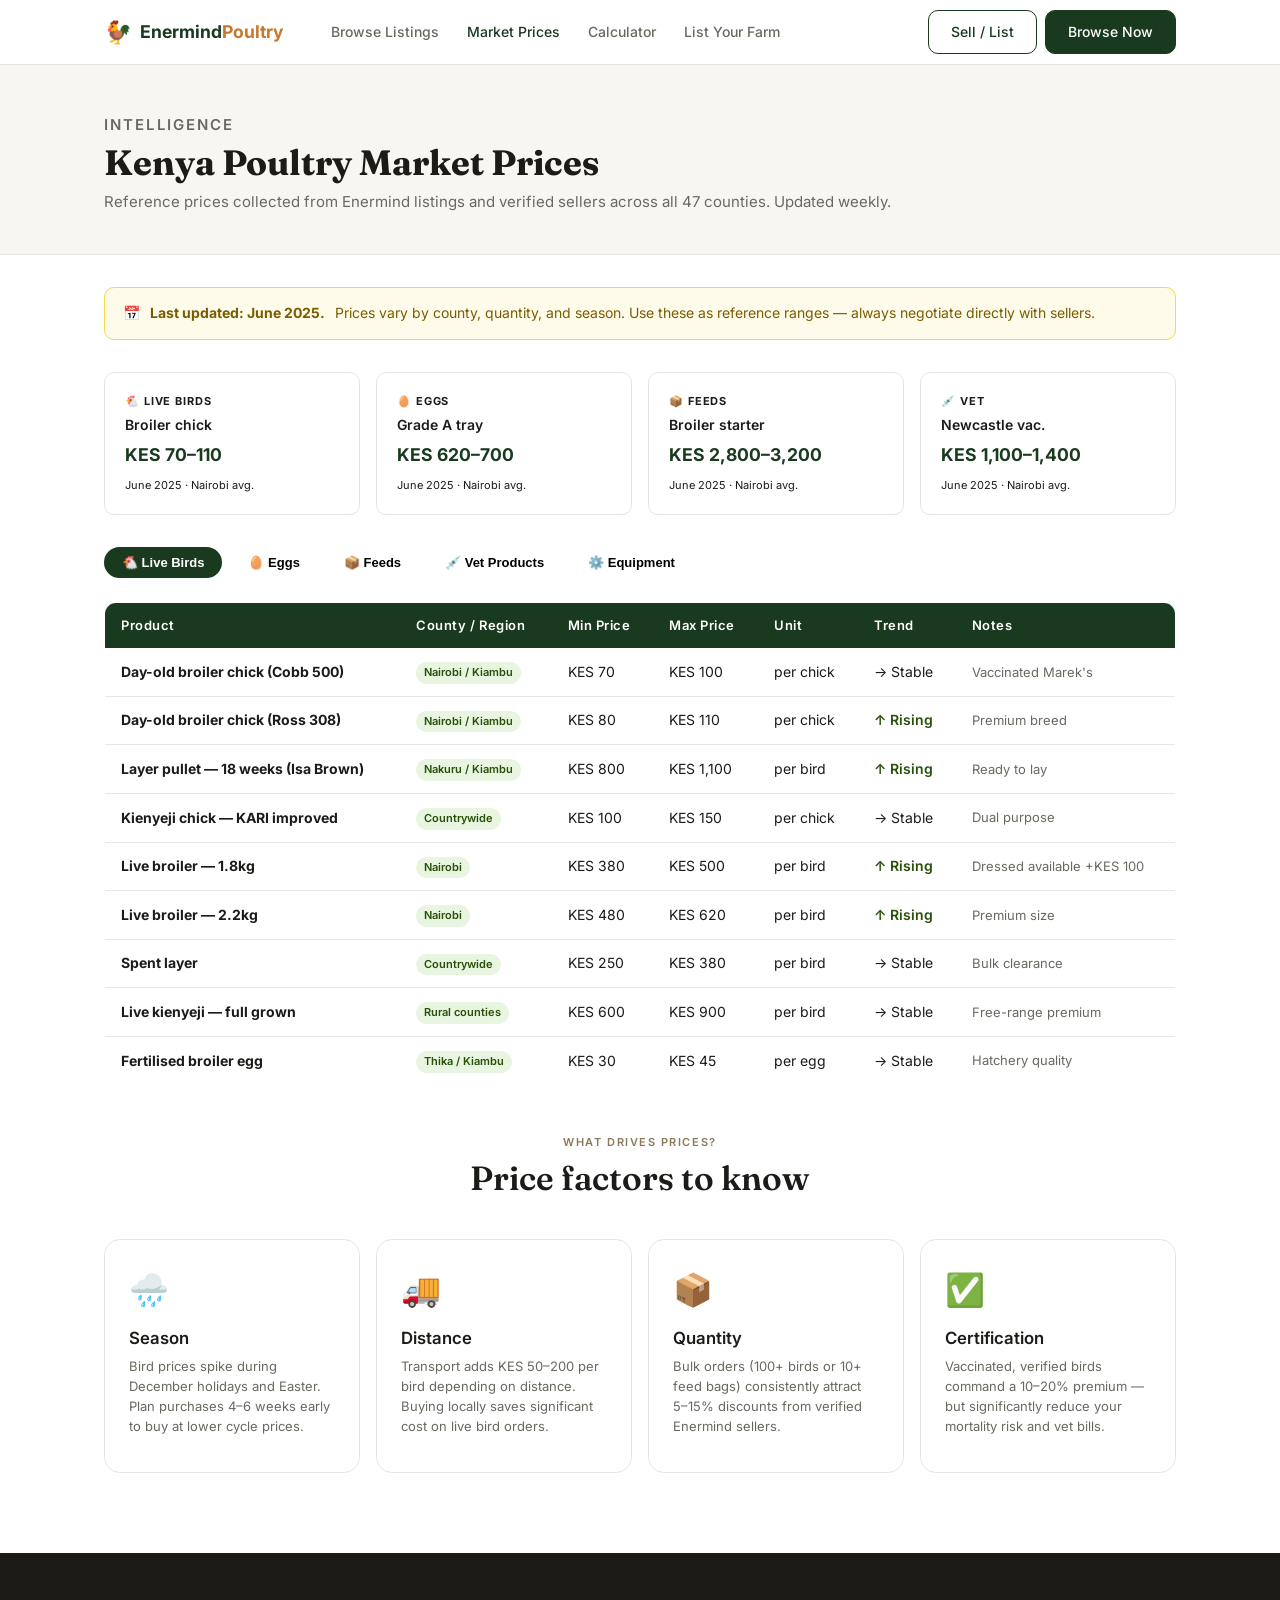
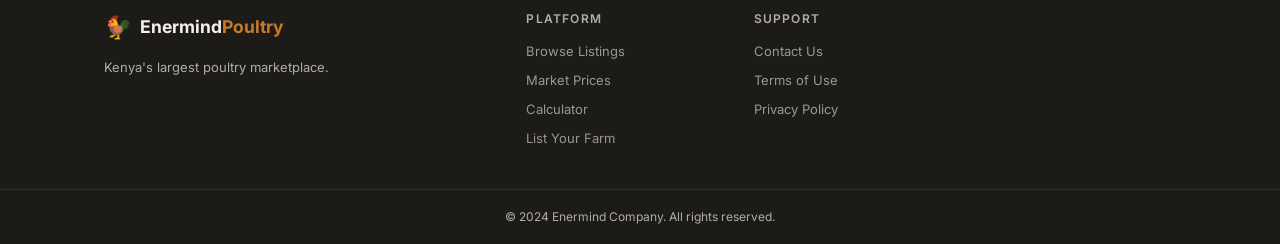
<file: pages/market-prices.html>
<!DOCTYPE html>
<html lang="en">
<head>
<meta charset="UTF-8">
<meta name="viewport" content="width=device-width, initial-scale=1.0">
<title>Market Prices — Enermind Poultry Platform</title>
<meta name="description" content="Current Kenya poultry market prices for live birds, eggs, feeds, and vet products across all counties.">
<link rel="stylesheet" href="../public/css/style.css">
<link rel="preconnect" href="https://fonts.googleapis.com">
<link href="https://fonts.googleapis.com/css2?family=Inter:wght@400;500;600&family=Fraunces:wght@600;700&display=swap" rel="stylesheet">
<style>
.price-table { width:100%; border-collapse:collapse; background:#fff; border-radius:12px; overflow:hidden; border:1px solid var(--gray-100); }
.price-table th { background:var(--green-dark); color:#fff; padding:12px 16px; text-align:left; font-size:13px; font-weight:600; letter-spacing:.04em; }
.price-table td { padding:12px 16px; border-bottom:1px solid var(--gray-100); font-size:14px; vertical-align:middle; }
.price-table tr:last-child td { border-bottom:none; }
.price-table tr:hover td { background:#f8fdf5; }
.trend-up { color:#27500A; font-weight:600; }
.trend-down { color:#c0392b; font-weight:600; }
.trend-stable { color:var(--gray-500); }
.section-tabs { display:flex; gap:.5rem; margin-bottom:1.5rem; flex-wrap:wrap; }
.stab { padding:8px 18px; border-radius:20px; border:1px solid var(--gray-200); background:#fff; font-size:13px; font-weight:600; cursor:pointer; transition:all .15s; }
.stab.active { background:var(--green-dark); color:#fff; border-color:var(--green-dark); }
.price-card-grid { display:grid; grid-template-columns:repeat(auto-fill,minmax(220px,1fr)); gap:1rem; margin-bottom:2rem; }
.price-summary-card { background:#fff; border:1px solid var(--gray-100); border-radius:10px; padding:1.25rem; }
.price-summary-card .category { font-size:11px; font-weight:700; letter-spacing:.08em; color:var(--gray-500); text-transform:uppercase; margin-bottom:.25rem; }
.price-summary-card .item { font-size:14px; font-weight:600; color:var(--gray-900); margin-bottom:.25rem; }
.price-summary-card .range { font-size:1.1rem; font-weight:700; color:var(--green-dark); }
.price-summary-card .updated { font-size:11px; color:var(--gray-500); margin-top:.5rem; }
.county-badge { display:inline-block; padding:2px 8px; border-radius:12px; font-size:11px; font-weight:600; background:#e8f5e0; color:#27500A; }
.alert-banner { background:#fffbea; border:1px solid #f5d94a; border-radius:10px; padding:14px 18px; font-size:14px; color:#7a5c00; margin-bottom:2rem; display:flex; align-items:center; gap:10px; }
</style>
</head>
<body>

<nav class="nav">
  <div class="container nav-inner">
    <a href="../index.html" class="logo">
      <span class="logo-icon">🐓</span>
      <span class="logo-text">Enermind<span class="logo-accent">Poultry</span></span>
    </a>
    <ul class="nav-links">
      <li><a href="listings.html">Browse Listings</a></li>
      <li><a href="market-prices.html" class="active">Market Prices</a></li>
      <li><a href="calculator.html">Calculator</a></li>
      <li><a href="list-farm.html">List Your Farm</a></li>
    </ul>
    <div class="nav-actions">
      <a href="list-farm.html" class="btn btn-ghost">Sell / List</a>
      <a href="listings.html" class="btn btn-primary">Browse Now</a>
    </div>
    <button class="nav-burger" onclick="toggleNav()" aria-label="Menu">&#9776;</button>
  </div>
  <div class="nav-mobile" id="navMobile">
    <a href="listings.html">Browse Listings</a>
    <a href="market-prices.html">Market Prices</a>
    <a href="calculator.html">Calculator</a>
    <a href="list-farm.html">List Your Farm</a>
  </div>
</nav>

<div class="page-hero">
  <div class="container">
    <p class="sec-label">Intelligence</p>
    <h1>Kenya Poultry Market Prices</h1>
    <p>Reference prices collected from Enermind listings and verified sellers across all 47 counties. Updated weekly.</p>
  </div>
</div>

<div class="container" style="padding-top:2rem;padding-bottom:5rem">

  <div class="alert-banner">
    📅 <strong>Last updated: June 2025.</strong> Prices vary by county, quantity, and season. Use these as reference ranges — always negotiate directly with sellers.
  </div>

  <!-- QUICK SUMMARY CARDS -->
  <div class="price-card-grid" id="summaryCards"></div>

  <!-- SECTION TABS -->
  <div class="section-tabs">
    <button class="stab active" onclick="showSection('birds',this)">🐔 Live Birds</button>
    <button class="stab" onclick="showSection('eggs',this)">🥚 Eggs</button>
    <button class="stab" onclick="showSection('feeds',this)">📦 Feeds</button>
    <button class="stab" onclick="showSection('vets',this)">💉 Vet Products</button>
    <button class="stab" onclick="showSection('equipment',this)">⚙️ Equipment</button>
  </div>

  <div style="overflow-x:auto">
    <table class="price-table" id="priceTable">
      <thead>
        <tr>
          <th>Product</th>
          <th>County / Region</th>
          <th>Min Price</th>
          <th>Max Price</th>
          <th>Unit</th>
          <th>Trend</th>
          <th>Notes</th>
        </tr>
      </thead>
      <tbody id="priceTableBody"></tbody>
    </table>
  </div>

  <div style="margin-top:3rem">
    <div class="section-header">
      <p class="sec-label">What drives prices?</p>
      <h2>Price factors to know</h2>
    </div>
    <div class="roles-grid">
      <div class="role-card">
        <div class="role-icon">🌧️</div>
        <h3>Season</h3>
        <p>Bird prices spike during December holidays and Easter. Plan purchases 4–6 weeks early to buy at lower cycle prices.</p>
      </div>
      <div class="role-card">
        <div class="role-icon">🚚</div>
        <h3>Distance</h3>
        <p>Transport adds KES 50–200 per bird depending on distance. Buying locally saves significant cost on live bird orders.</p>
      </div>
      <div class="role-card">
        <div class="role-icon">📦</div>
        <h3>Quantity</h3>
        <p>Bulk orders (100+ birds or 10+ feed bags) consistently attract 5–15% discounts from verified Enermind sellers.</p>
      </div>
      <div class="role-card">
        <div class="role-icon">✅</div>
        <h3>Certification</h3>
        <p>Vaccinated, verified birds command a 10–20% premium — but significantly reduce your mortality risk and vet bills.</p>
      </div>
    </div>
  </div>

</div>

<footer class="footer">
  <div class="container footer-inner">
    <div class="footer-brand">
      <a href="../index.html" class="logo"><span class="logo-icon">🐓</span><span class="logo-text">Enermind<span class="logo-accent">Poultry</span></span></a>
      <p>Kenya's largest poultry marketplace.</p>
    </div>
    <div class="footer-links">
      <h4>Platform</h4>
      <a href="listings.html">Browse Listings</a>
      <a href="market-prices.html">Market Prices</a>
      <a href="calculator.html">Calculator</a>
      <a href="list-farm.html">List Your Farm</a>
    </div>
    <div class="footer-links">
      <h4>Support</h4>
      <a href="mailto:info@enermindcompany.co.ke">Contact Us</a>
      <a href="terms.html">Terms of Use</a>
      <a href="privacy.html">Privacy Policy</a>
    </div>
  </div>
  <div class="footer-bottom"><div class="container"><p>© 2024 Enermind Company. All rights reserved.</p></div></div>
</footer>

<script src="../public/js/listings-data.js"></script>
<script>
function toggleNav() { document.getElementById('navMobile').classList.toggle('open'); }

const PRICES = {
  birds: [
    { product: 'Day-old broiler chick (Cobb 500)', county: 'Nairobi / Kiambu', min: 70, max: 100, unit: 'per chick', trend: 'stable', notes: 'Vaccinated Marek\'s' },
    { product: 'Day-old broiler chick (Ross 308)', county: 'Nairobi / Kiambu', min: 80, max: 110, unit: 'per chick', trend: 'up', notes: 'Premium breed' },
    { product: 'Layer pullet — 18 weeks (Isa Brown)', county: 'Nakuru / Kiambu', min: 800, max: 1100, unit: 'per bird', trend: 'up', notes: 'Ready to lay' },
    { product: 'Kienyeji chick — KARI improved', county: 'Countrywide', min: 100, max: 150, unit: 'per chick', trend: 'stable', notes: 'Dual purpose' },
    { product: 'Live broiler — 1.8kg', county: 'Nairobi', min: 380, max: 500, unit: 'per bird', trend: 'up', notes: 'Dressed available +KES 100' },
    { product: 'Live broiler — 2.2kg', county: 'Nairobi', min: 480, max: 620, unit: 'per bird', trend: 'up', notes: 'Premium size' },
    { product: 'Spent layer', county: 'Countrywide', min: 250, max: 380, unit: 'per bird', trend: 'stable', notes: 'Bulk clearance' },
    { product: 'Live kienyeji — full grown', county: 'Rural counties', min: 600, max: 900, unit: 'per bird', trend: 'stable', notes: 'Free-range premium' },
    { product: 'Fertilised broiler egg', county: 'Thika / Kiambu', min: 30, max: 45, unit: 'per egg', trend: 'stable', notes: 'Hatchery quality' },
  ],
  eggs: [
    { product: 'Commercial egg — Grade A (tray)', county: 'Nairobi', min: 620, max: 700, unit: 'per tray (30)', trend: 'up', notes: 'Large size' },
    { product: 'Commercial egg — Grade B (tray)', county: 'Nairobi', min: 540, max: 620, unit: 'per tray (30)', trend: 'stable', notes: 'Medium size' },
    { product: 'Kienyeji egg (tray)', county: 'Countrywide', min: 800, max: 950, unit: 'per tray (30)', trend: 'up', notes: 'Organic premium' },
    { product: 'Quail egg (tray)', county: 'Nairobi / Kiambu', min: 1200, max: 1500, unit: 'per tray (36)', trend: 'up', notes: 'Growing demand' },
    { product: 'Fertilised kienyeji egg', county: 'Rural', min: 25, max: 40, unit: 'per egg', trend: 'stable', notes: 'Incubation quality' },
  ],
  feeds: [
    { product: 'Broiler starter crumbs (50kg)', county: 'Nairobi', min: 2800, max: 3200, unit: 'per bag', trend: 'up', notes: '22–23% protein' },
    { product: 'Broiler grower pellets (50kg)', county: 'Nairobi', min: 2600, max: 3000, unit: 'per bag', trend: 'up', notes: '20% protein' },
    { product: 'Broiler finisher pellets (50kg)', county: 'Nairobi', min: 2400, max: 2800, unit: 'per bag', trend: 'stable', notes: '18% protein' },
    { product: 'Layer mash — 18% protein (50kg)', county: 'Nairobi', min: 2600, max: 3000, unit: 'per bag', trend: 'up', notes: 'High calcium' },
    { product: 'Kienyeji grower mash (50kg)', county: 'Countrywide', min: 1800, max: 2200, unit: 'per bag', trend: 'stable', notes: 'Suitable all stages' },
    { product: 'Chick mash (50kg)', county: 'Nairobi', min: 2700, max: 3100, unit: 'per bag', trend: 'up', notes: '0–8 weeks' },
    { product: 'Limestone (calcium supplement)', county: 'Nairobi', min: 350, max: 600, unit: 'per 25kg', trend: 'stable', notes: 'Layer supplement' },
  ],
  vets: [
    { product: 'Newcastle vaccine — La Sota (1000 dose)', county: 'Nairobi', min: 1100, max: 1400, unit: 'per vial', trend: 'stable', notes: 'Cold chain required' },
    { product: 'Gumboro / IBD vaccine (1000 dose)', county: 'Nairobi / Nakuru', min: 900, max: 1100, unit: 'per vial', trend: 'stable', notes: 'Day 14–18' },
    { product: 'Marek\'s vaccine (1000 dose)', county: 'Nairobi', min: 1500, max: 2000, unit: 'per vial', trend: 'stable', notes: 'Day-old' },
    { product: 'Amprolium (Anticoccidial) 1L', county: 'Countrywide', min: 700, max: 950, unit: 'per litre', trend: 'stable', notes: 'Prevention' },
    { product: 'Oxytetracycline powder 1kg', county: 'Countrywide', min: 1200, max: 1800, unit: 'per kg', trend: 'stable', notes: 'Antibiotic' },
    { product: 'Multivitamin supplement 500g', county: 'Countrywide', min: 400, max: 700, unit: 'per pack', trend: 'stable', notes: 'Stress recovery' },
  ],
  equipment: [
    { product: 'Brooder (charcoal) — 500 capacity', county: 'Nairobi', min: 8000, max: 15000, unit: 'each', trend: 'stable', notes: 'Locally fabricated' },
    { product: 'Electric brooder — 500 capacity', county: 'Nairobi', min: 18000, max: 35000, unit: 'each', trend: 'stable', notes: 'Solar compatible' },
    { product: 'Feeder trough — 3kg', county: 'Countrywide', min: 350, max: 600, unit: 'each', trend: 'stable', notes: 'Galvanised steel' },
    { product: 'Nipple drinker (50 nipples)', county: 'Nairobi', min: 2500, max: 4500, unit: 'per line', trend: 'stable', notes: 'Reduces water waste' },
    { product: 'Egg tray (moulded pulp)', county: 'Nairobi', min: 12, max: 18, unit: 'each', trend: 'stable', notes: 'Min. 100 trays' },
    { product: 'Poultry cage — 4-bird layer', county: 'Nairobi', min: 2200, max: 3500, unit: 'per unit', trend: 'stable', notes: 'Wire cage' },
  ],
};

const SUMMARY = [
  { category: 'Live Birds', item: 'Broiler chick', range: 'KES 70–110', icon: '🐔' },
  { category: 'Eggs', item: 'Grade A tray', range: 'KES 620–700', icon: '🥚' },
  { category: 'Feeds', item: 'Broiler starter', range: 'KES 2,800–3,200', icon: '📦' },
  { category: 'Vet', item: 'Newcastle vac.', range: 'KES 1,100–1,400', icon: '💉' },
];

function showSection(key, btn) {
  document.querySelectorAll('.stab').forEach(b => b.classList.remove('active'));
  btn.classList.add('active');
  renderTable(key);
}

function renderTable(key) {
  const data = PRICES[key] || [];
  const tbody = document.getElementById('priceTableBody');
  tbody.innerHTML = data.map(row => {
    const trendEl = row.trend === 'up'
      ? '<span class="trend-up">↑ Rising</span>'
      : row.trend === 'down'
      ? '<span class="trend-down">↓ Falling</span>'
      : '<span class="trend-stable">→ Stable</span>';
    return `<tr>
      <td><strong>${row.product}</strong></td>
      <td><span class="county-badge">${row.county}</span></td>
      <td>KES ${row.min.toLocaleString()}</td>
      <td>KES ${row.max.toLocaleString()}</td>
      <td>${row.unit}</td>
      <td>${trendEl}</td>
      <td style="color:var(--gray-600);font-size:13px">${row.notes}</td>
    </tr>`;
  }).join('');
}

function renderSummary() {
  document.getElementById('summaryCards').innerHTML = SUMMARY.map(s => `
    <div class="price-summary-card">
      <div class="category">${s.icon} ${s.category}</div>
      <div class="item">${s.item}</div>
      <div class="range">${s.range}</div>
      <div class="updated">June 2025 · Nairobi avg.</div>
    </div>
  `).join('');
}

document.addEventListener('DOMContentLoaded', () => {
  renderSummary();
  renderTable('birds');
});
</script>
</body>
</html>
</file>
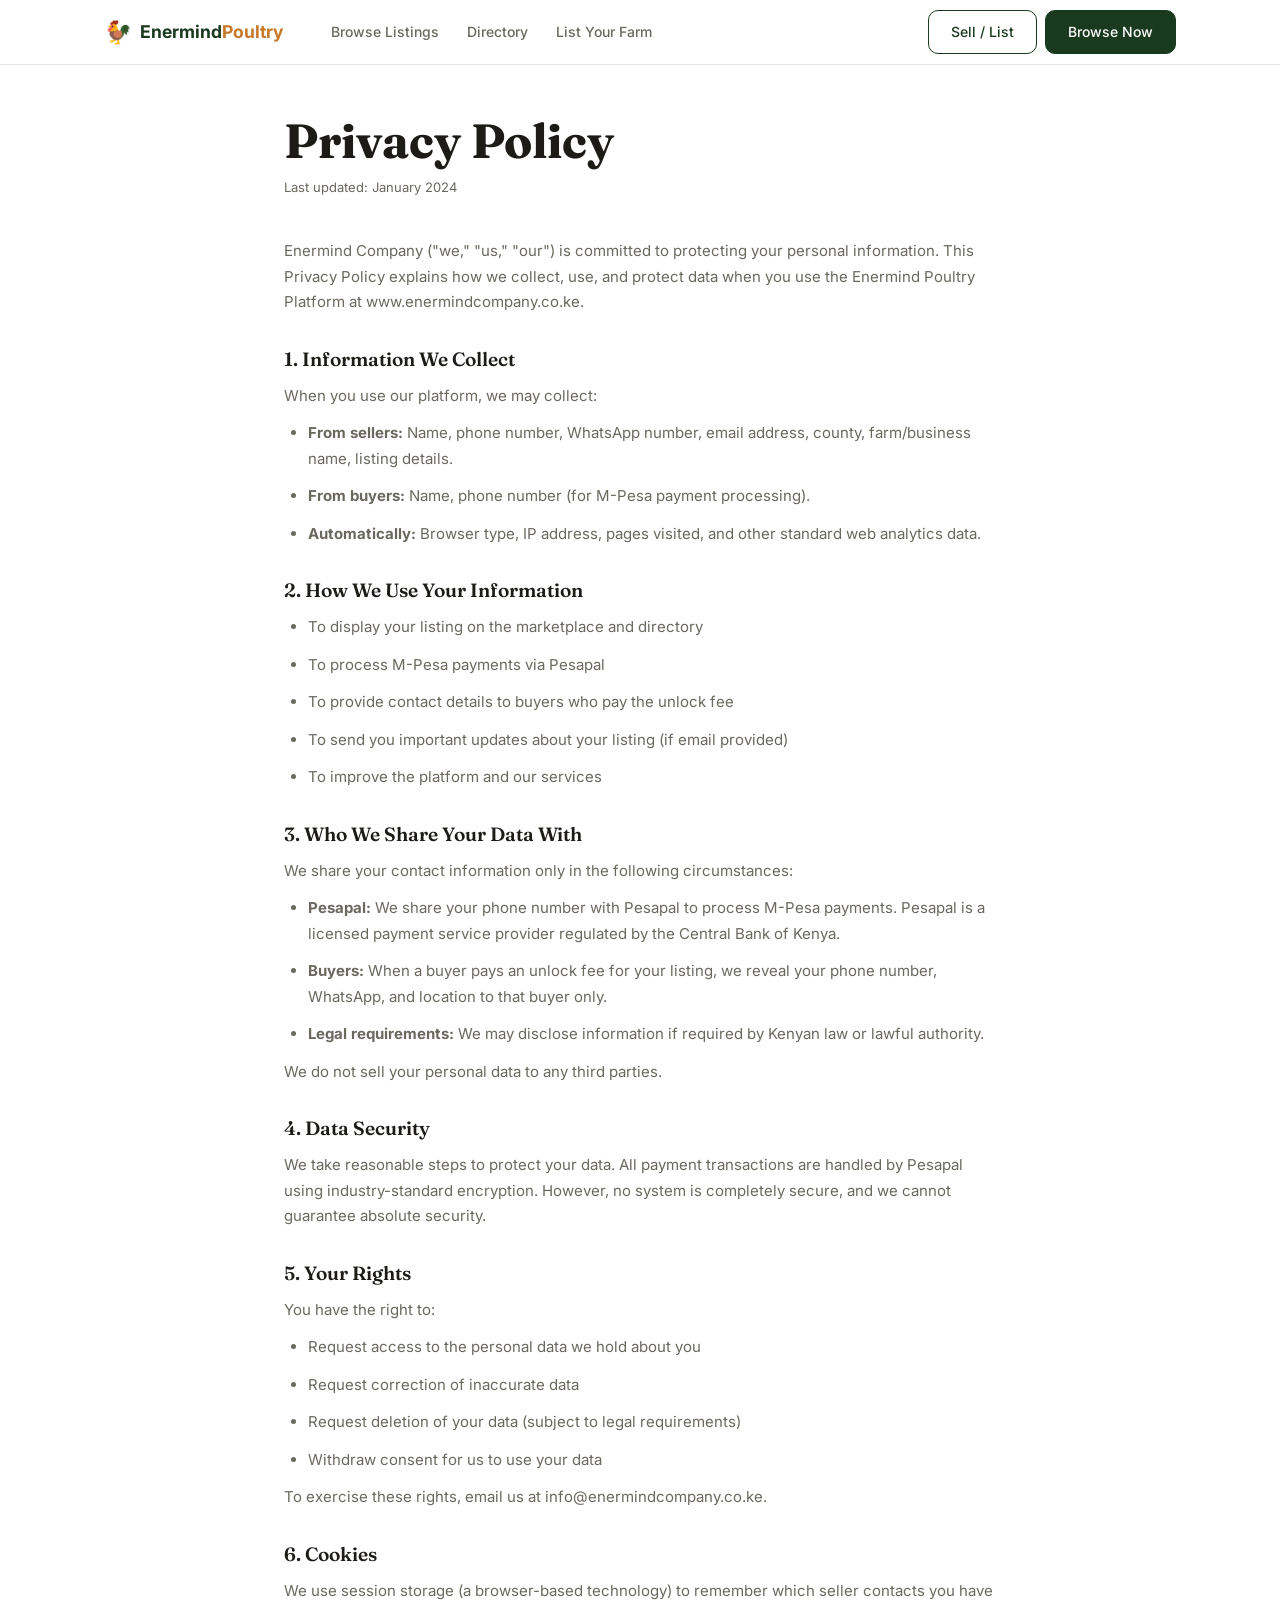
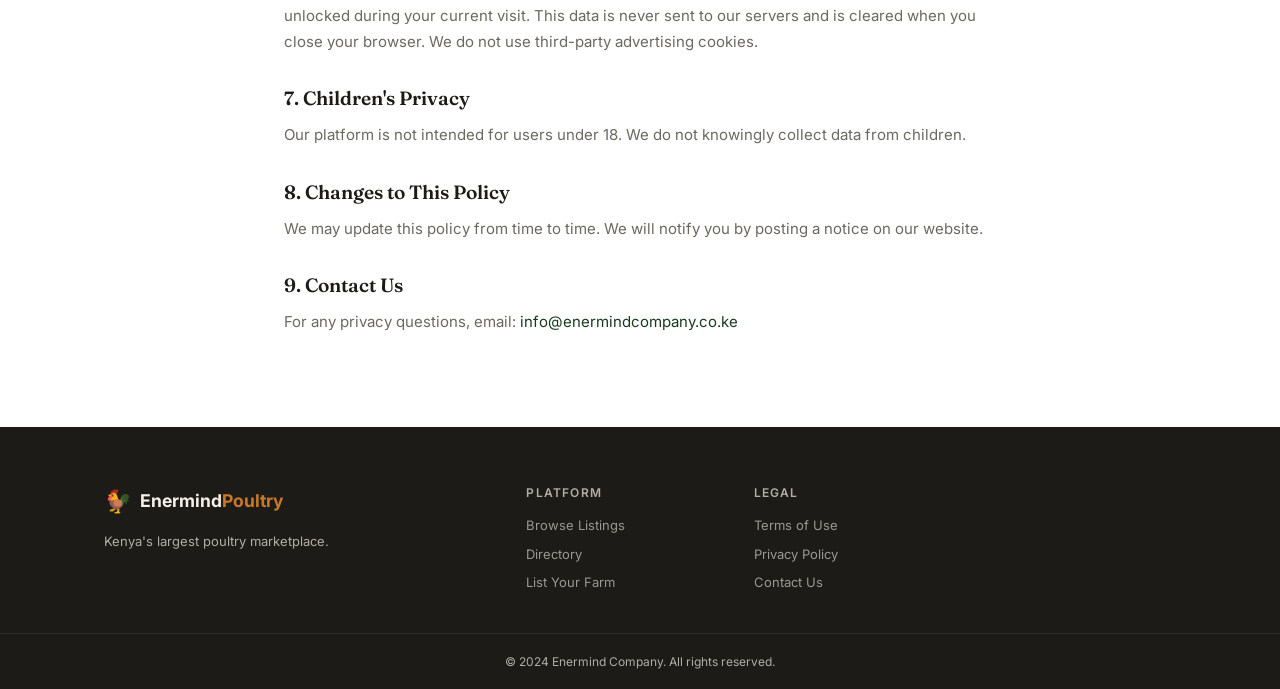
<file: pages/privacy.html>
<!DOCTYPE html>
<html lang="en">
<head>
<meta charset="UTF-8">
<meta name="viewport" content="width=device-width, initial-scale=1.0">
<title>Privacy Policy — Enermind Poultry Platform</title>
<link rel="stylesheet" href="../public/css/style.css">
<link rel="preconnect" href="https://fonts.googleapis.com">
<link href="https://fonts.googleapis.com/css2?family=Inter:wght@400;500;600&family=Fraunces:wght@600;700&display=swap" rel="stylesheet">
</head>
<body>

<nav class="nav">
  <div class="container nav-inner">
    <a href="../index.html" class="logo"><span class="logo-icon">🐓</span><span class="logo-text">Enermind<span class="logo-accent">Poultry</span></span></a>
    <ul class="nav-links">
      <li><a href="listings.html">Browse Listings</a></li>
      <li><a href="directory.html">Directory</a></li>
      <li><a href="list-farm.html">List Your Farm</a></li>
    </ul>
    <div class="nav-actions">
      <a href="list-farm.html" class="btn btn-ghost">Sell / List</a>
      <a href="listings.html" class="btn btn-primary">Browse Now</a>
    </div>
    <button class="nav-burger" onclick="toggleNav()" aria-label="Menu">&#9776;</button>
  </div>
  <div class="nav-mobile" id="navMobile">
    <a href="listings.html">Browse Listings</a>
    <a href="directory.html">Directory</a>
    <a href="list-farm.html">List Your Farm</a>
  </div>
</nav>

<div class="content-page">
  <h1>Privacy Policy</h1>
  <p class="updated">Last updated: January 2024</p>

  <p>Enermind Company ("we," "us," "our") is committed to protecting your personal information. This Privacy Policy explains how we collect, use, and protect data when you use the Enermind Poultry Platform at www.enermindcompany.co.ke.</p>

  <h2>1. Information We Collect</h2>
  <p>When you use our platform, we may collect:</p>
  <ul>
    <li><strong>From sellers:</strong> Name, phone number, WhatsApp number, email address, county, farm/business name, listing details.</li>
    <li><strong>From buyers:</strong> Name, phone number (for M-Pesa payment processing).</li>
    <li><strong>Automatically:</strong> Browser type, IP address, pages visited, and other standard web analytics data.</li>
  </ul>

  <h2>2. How We Use Your Information</h2>
  <ul>
    <li>To display your listing on the marketplace and directory</li>
    <li>To process M-Pesa payments via Pesapal</li>
    <li>To provide contact details to buyers who pay the unlock fee</li>
    <li>To send you important updates about your listing (if email provided)</li>
    <li>To improve the platform and our services</li>
  </ul>

  <h2>3. Who We Share Your Data With</h2>
  <p>We share your contact information only in the following circumstances:</p>
  <ul>
    <li><strong>Pesapal:</strong> We share your phone number with Pesapal to process M-Pesa payments. Pesapal is a licensed payment service provider regulated by the Central Bank of Kenya.</li>
    <li><strong>Buyers:</strong> When a buyer pays an unlock fee for your listing, we reveal your phone number, WhatsApp, and location to that buyer only.</li>
    <li><strong>Legal requirements:</strong> We may disclose information if required by Kenyan law or lawful authority.</li>
  </ul>
  <p>We do not sell your personal data to any third parties.</p>

  <h2>4. Data Security</h2>
  <p>We take reasonable steps to protect your data. All payment transactions are handled by Pesapal using industry-standard encryption. However, no system is completely secure, and we cannot guarantee absolute security.</p>

  <h2>5. Your Rights</h2>
  <p>You have the right to:</p>
  <ul>
    <li>Request access to the personal data we hold about you</li>
    <li>Request correction of inaccurate data</li>
    <li>Request deletion of your data (subject to legal requirements)</li>
    <li>Withdraw consent for us to use your data</li>
  </ul>
  <p>To exercise these rights, email us at info@enermindcompany.co.ke.</p>

  <h2>6. Cookies</h2>
  <p>We use session storage (a browser-based technology) to remember which seller contacts you have unlocked during your current visit. This data is never sent to our servers and is cleared when you close your browser. We do not use third-party advertising cookies.</p>

  <h2>7. Children's Privacy</h2>
  <p>Our platform is not intended for users under 18. We do not knowingly collect data from children.</p>

  <h2>8. Changes to This Policy</h2>
  <p>We may update this policy from time to time. We will notify you by posting a notice on our website.</p>

  <h2>9. Contact Us</h2>
  <p>For any privacy questions, email: <a href="mailto:info@enermindcompany.co.ke" style="color:var(--green-dark)">info@enermindcompany.co.ke</a></p>
</div>

<footer class="footer">
  <div class="container footer-inner">
    <div class="footer-brand">
      <a href="../index.html" class="logo"><span class="logo-icon">🐓</span><span class="logo-text">Enermind<span class="logo-accent">Poultry</span></span></a>
      <p>Kenya's largest poultry marketplace.</p>
    </div>
    <div class="footer-links">
      <h4>Platform</h4>
      <a href="listings.html">Browse Listings</a>
      <a href="directory.html">Directory</a>
      <a href="list-farm.html">List Your Farm</a>
    </div>
    <div class="footer-links">
      <h4>Legal</h4>
      <a href="terms.html">Terms of Use</a>
      <a href="privacy.html">Privacy Policy</a>
      <a href="mailto:info@enermindcompany.co.ke">Contact Us</a>
    </div>
    <div class="footer-links"><h4>&nbsp;</h4></div>
  </div>
  <div class="footer-bottom">
    <div class="container"><p>© 2024 Enermind Company. All rights reserved.</p></div>
  </div>
</footer>

<script src="../public/js/listings-data.js"></script>
<script src="../public/js/main.js"></script>
</body>
</html>
</file>
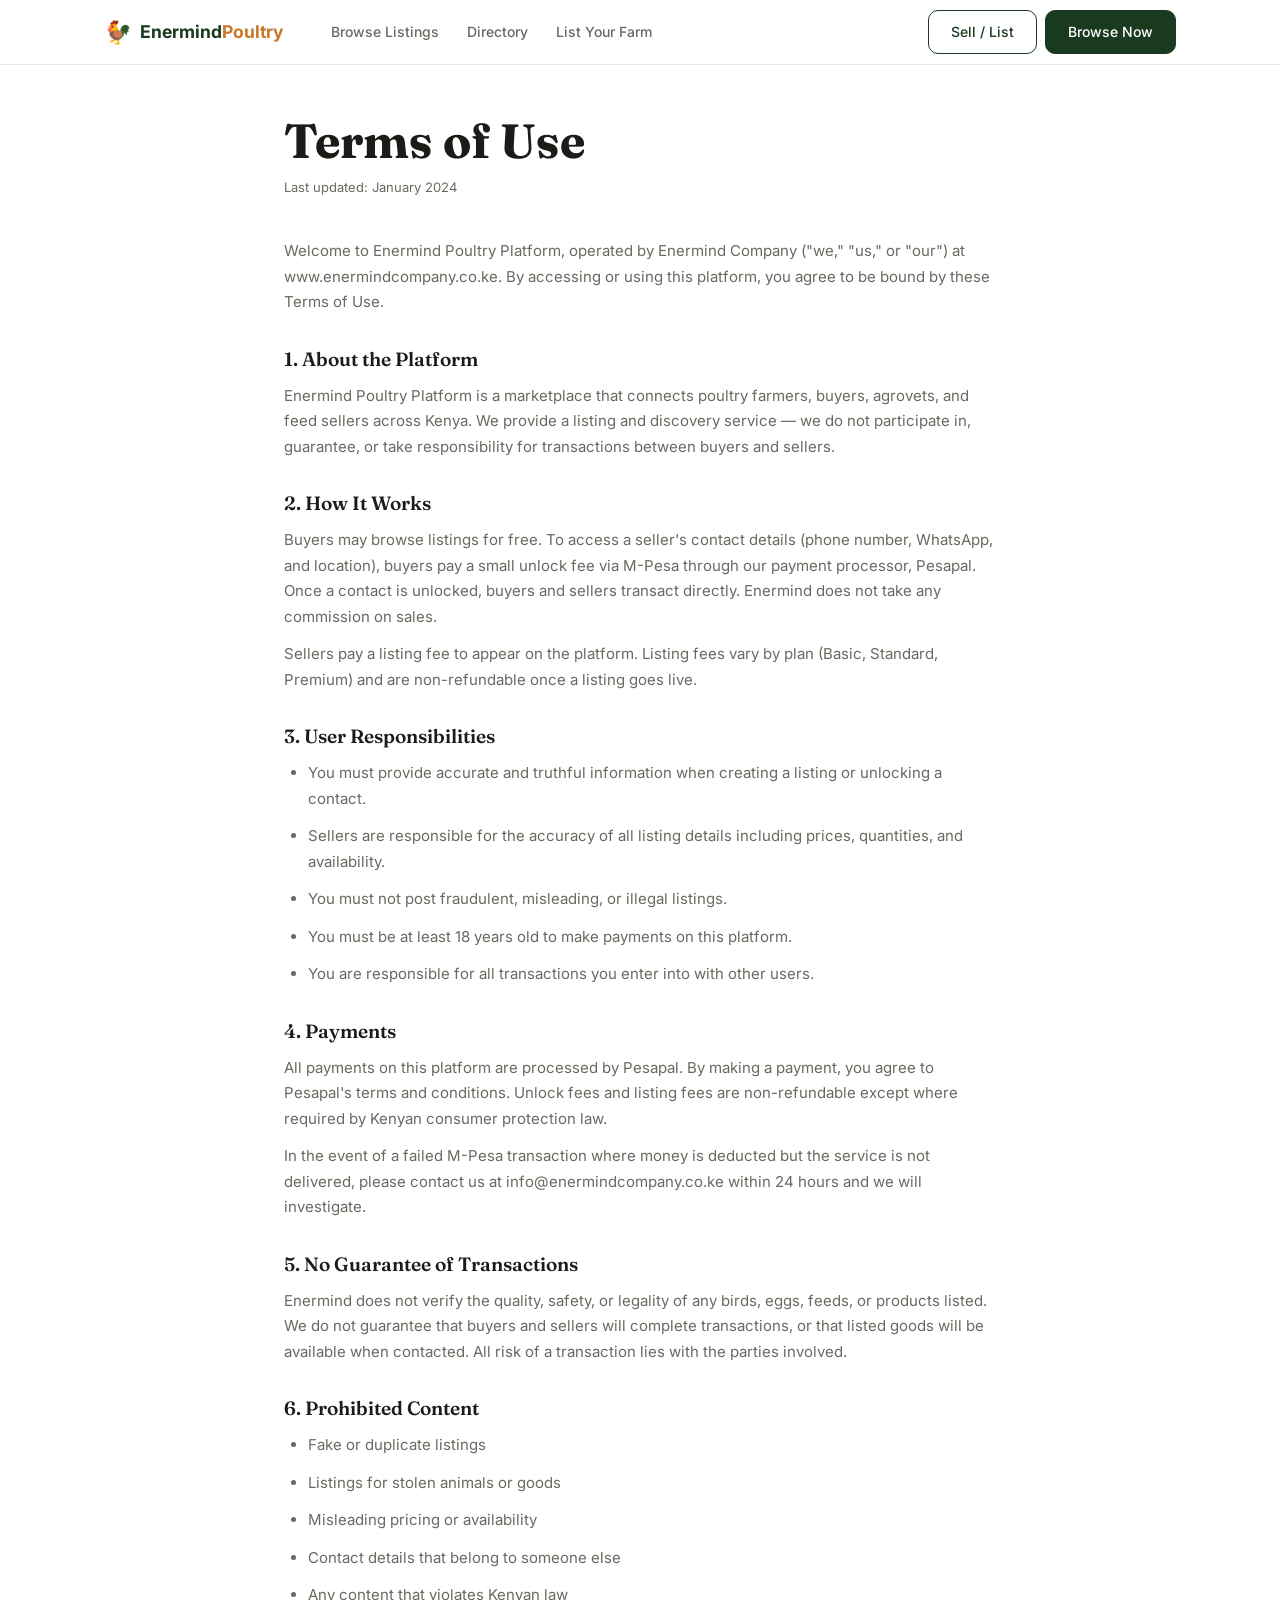
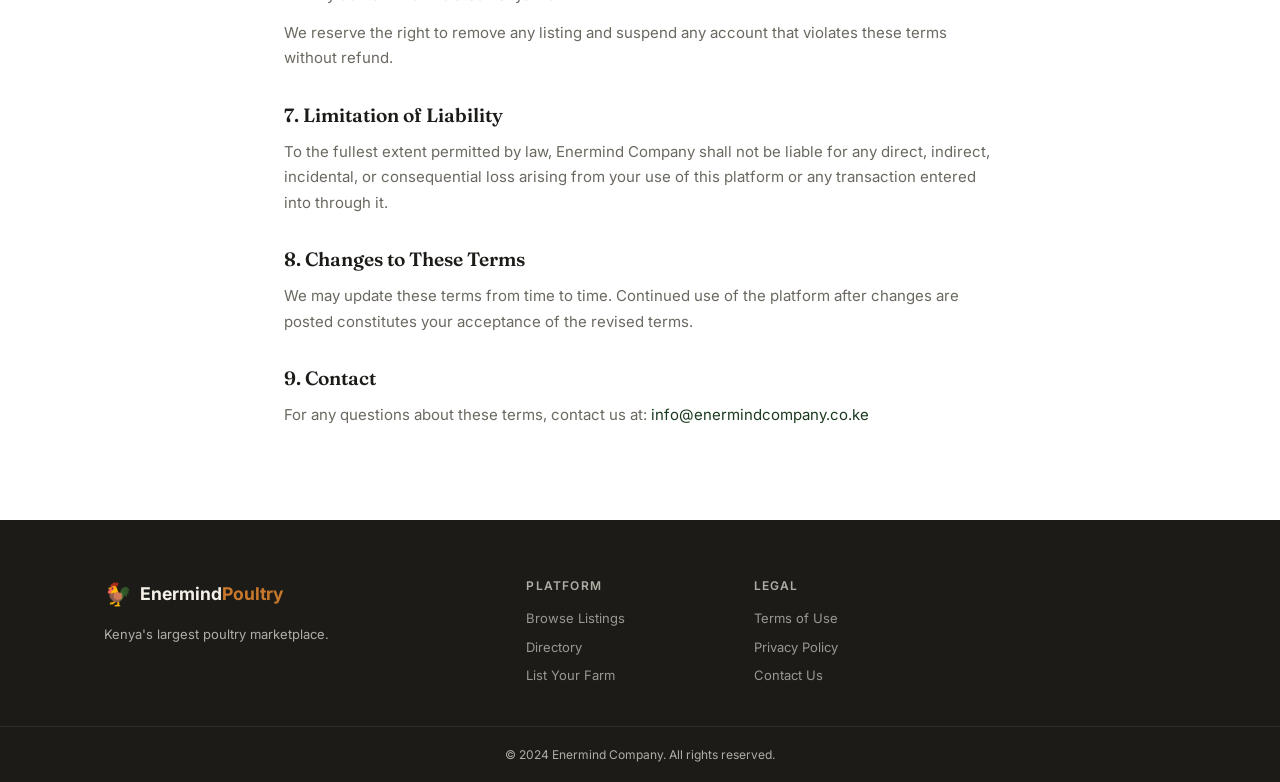
<file: pages/terms.html>
<!DOCTYPE html>
<html lang="en">
<head>
<meta charset="UTF-8">
<meta name="viewport" content="width=device-width, initial-scale=1.0">
<title>Terms of Use — Enermind Poultry Platform</title>
<link rel="stylesheet" href="../public/css/style.css">
<link rel="preconnect" href="https://fonts.googleapis.com">
<link href="https://fonts.googleapis.com/css2?family=Inter:wght@400;500;600&family=Fraunces:wght@600;700&display=swap" rel="stylesheet">
</head>
<body>

<nav class="nav">
  <div class="container nav-inner">
    <a href="../index.html" class="logo"><span class="logo-icon">🐓</span><span class="logo-text">Enermind<span class="logo-accent">Poultry</span></span></a>
    <ul class="nav-links">
      <li><a href="listings.html">Browse Listings</a></li>
      <li><a href="directory.html">Directory</a></li>
      <li><a href="list-farm.html">List Your Farm</a></li>
    </ul>
    <div class="nav-actions">
      <a href="list-farm.html" class="btn btn-ghost">Sell / List</a>
      <a href="listings.html" class="btn btn-primary">Browse Now</a>
    </div>
    <button class="nav-burger" onclick="toggleNav()" aria-label="Menu">&#9776;</button>
  </div>
  <div class="nav-mobile" id="navMobile">
    <a href="listings.html">Browse Listings</a>
    <a href="directory.html">Directory</a>
    <a href="list-farm.html">List Your Farm</a>
  </div>
</nav>

<div class="content-page">
  <h1>Terms of Use</h1>
  <p class="updated">Last updated: January 2024</p>

  <p>Welcome to Enermind Poultry Platform, operated by Enermind Company ("we," "us," or "our") at www.enermindcompany.co.ke. By accessing or using this platform, you agree to be bound by these Terms of Use.</p>

  <h2>1. About the Platform</h2>
  <p>Enermind Poultry Platform is a marketplace that connects poultry farmers, buyers, agrovets, and feed sellers across Kenya. We provide a listing and discovery service — we do not participate in, guarantee, or take responsibility for transactions between buyers and sellers.</p>

  <h2>2. How It Works</h2>
  <p>Buyers may browse listings for free. To access a seller's contact details (phone number, WhatsApp, and location), buyers pay a small unlock fee via M-Pesa through our payment processor, Pesapal. Once a contact is unlocked, buyers and sellers transact directly. Enermind does not take any commission on sales.</p>
  <p>Sellers pay a listing fee to appear on the platform. Listing fees vary by plan (Basic, Standard, Premium) and are non-refundable once a listing goes live.</p>

  <h2>3. User Responsibilities</h2>
  <ul>
    <li>You must provide accurate and truthful information when creating a listing or unlocking a contact.</li>
    <li>Sellers are responsible for the accuracy of all listing details including prices, quantities, and availability.</li>
    <li>You must not post fraudulent, misleading, or illegal listings.</li>
    <li>You must be at least 18 years old to make payments on this platform.</li>
    <li>You are responsible for all transactions you enter into with other users.</li>
  </ul>

  <h2>4. Payments</h2>
  <p>All payments on this platform are processed by Pesapal. By making a payment, you agree to Pesapal's terms and conditions. Unlock fees and listing fees are non-refundable except where required by Kenyan consumer protection law.</p>
  <p>In the event of a failed M-Pesa transaction where money is deducted but the service is not delivered, please contact us at info@enermindcompany.co.ke within 24 hours and we will investigate.</p>

  <h2>5. No Guarantee of Transactions</h2>
  <p>Enermind does not verify the quality, safety, or legality of any birds, eggs, feeds, or products listed. We do not guarantee that buyers and sellers will complete transactions, or that listed goods will be available when contacted. All risk of a transaction lies with the parties involved.</p>

  <h2>6. Prohibited Content</h2>
  <ul>
    <li>Fake or duplicate listings</li>
    <li>Listings for stolen animals or goods</li>
    <li>Misleading pricing or availability</li>
    <li>Contact details that belong to someone else</li>
    <li>Any content that violates Kenyan law</li>
  </ul>
  <p>We reserve the right to remove any listing and suspend any account that violates these terms without refund.</p>

  <h2>7. Limitation of Liability</h2>
  <p>To the fullest extent permitted by law, Enermind Company shall not be liable for any direct, indirect, incidental, or consequential loss arising from your use of this platform or any transaction entered into through it.</p>

  <h2>8. Changes to These Terms</h2>
  <p>We may update these terms from time to time. Continued use of the platform after changes are posted constitutes your acceptance of the revised terms.</p>

  <h2>9. Contact</h2>
  <p>For any questions about these terms, contact us at: <a href="mailto:info@enermindcompany.co.ke" style="color:var(--green-dark)">info@enermindcompany.co.ke</a></p>
</div>

<footer class="footer">
  <div class="container footer-inner">
    <div class="footer-brand">
      <a href="../index.html" class="logo"><span class="logo-icon">🐓</span><span class="logo-text">Enermind<span class="logo-accent">Poultry</span></span></a>
      <p>Kenya's largest poultry marketplace.</p>
    </div>
    <div class="footer-links">
      <h4>Platform</h4>
      <a href="listings.html">Browse Listings</a>
      <a href="directory.html">Directory</a>
      <a href="list-farm.html">List Your Farm</a>
    </div>
    <div class="footer-links">
      <h4>Legal</h4>
      <a href="terms.html">Terms of Use</a>
      <a href="privacy.html">Privacy Policy</a>
      <a href="mailto:info@enermindcompany.co.ke">Contact Us</a>
    </div>
    <div class="footer-links"><h4>&nbsp;</h4></div>
  </div>
  <div class="footer-bottom">
    <div class="container"><p>© 2024 Enermind Company. All rights reserved.</p></div>
  </div>
</footer>

<script src="../public/js/listings-data.js"></script>
<script src="../public/js/main.js"></script>
</body>
</html>
</file>
<file: public/css/style.css>
/* ============================================
   ENERMIND POULTRY PLATFORM — MAIN STYLESHEET
   ============================================ */

:root {
  --green-dark: #1a3a1f;
  --green-mid: #2d5a35;
  --green-light: #e8f5e0;
  --green-text: #27500A;
  --amber: #c8782a;
  --amber-light: #faeeda;
  --amber-text: #633806;
  --blue-light: #e6f1fb;
  --blue-text: #0C447C;
  --brown-light: #f5ede2;
  --brown-text: #6b3a1f;
  --white: #ffffff;
  --off-white: #f8f6f1;
  --gray-50: #f5f4f0;
  --gray-100: #e8e6e0;
  --gray-300: #b0aea5;
  --gray-600: #6b6860;
  --gray-900: #1c1b18;
  --font-display: 'Fraunces', Georgia, serif;
  --font-body: 'Inter', system-ui, sans-serif;
  --radius-sm: 6px;
  --radius-md: 10px;
  --radius-lg: 16px;
  --radius-xl: 24px;
  --shadow-sm: 0 1px 3px rgba(0,0,0,.06), 0 1px 2px rgba(0,0,0,.04);
  --shadow-md: 0 4px 12px rgba(0,0,0,.08), 0 2px 6px rgba(0,0,0,.05);
}

*, *::before, *::after { box-sizing: border-box; margin: 0; padding: 0; }
html { scroll-behavior: smooth; }
body { font-family: var(--font-body); color: var(--gray-900); background: var(--white); line-height: 1.6; font-size: 16px; }
.container { max-width: 1120px; margin: 0 auto; padding: 0 1.5rem; }
img { max-width: 100%; height: auto; display: block; }
a { text-decoration: none; color: inherit; }

/* BUTTONS */
.btn { display: inline-flex; align-items: center; gap: 6px; padding: 10px 22px; border-radius: var(--radius-md); font-family: var(--font-body); font-size: 14px; font-weight: 500; cursor: pointer; border: 1.5px solid transparent; transition: all .15s ease; white-space: nowrap; }
.btn-lg { padding: 13px 28px; font-size: 15px; }
.btn-sm { padding: 7px 14px; font-size: 13px; }
.btn-full { width: 100%; justify-content: center; }
.btn-primary { background: var(--green-dark); color: #fff; border-color: var(--green-dark); }
.btn-primary:hover { background: var(--green-mid); border-color: var(--green-mid); }
.btn-ghost { background: transparent; color: var(--green-dark); border-color: var(--green-dark); }
.btn-ghost:hover { background: var(--green-light); }
.btn-amber { background: var(--amber); color: #fff; border-color: var(--amber); }
.btn-amber:hover { background: #a85f1e; }
.btn-white { background: #fff; color: var(--green-dark); border-color: #fff; }
.btn-white:hover { background: var(--off-white); }
.btn-outline-light { background: transparent; color: #fff; border-color: rgba(255,255,255,.5); }
.btn-outline-light:hover { border-color: #fff; background: rgba(255,255,255,.1); }
.btn-outline-white { background: transparent; color: #fff; border-color: rgba(255,255,255,.6); }
.btn-outline-white:hover { border-color: #fff; }
.btn:disabled { opacity: .45; cursor: not-allowed; }

/* TYPOGRAPHY */
h1 { font-family: var(--font-display); font-size: clamp(2rem, 4vw, 3rem); font-weight: 700; line-height: 1.15; }
h2 { font-family: var(--font-display); font-size: clamp(1.5rem, 3vw, 2.1rem); font-weight: 600; line-height: 1.25; }
h3 { font-size: 1.05rem; font-weight: 600; line-height: 1.3; }
h4 { font-size: .9rem; font-weight: 600; }
.sec-label { font-size: 11px; letter-spacing: .14em; text-transform: uppercase; color: #8a7a5a; font-weight: 600; margin-bottom: .4rem; }
.sec-sub { font-size: 15px; color: var(--gray-600); max-width: 520px; margin: .4rem auto 0; }
.section-header { text-align: center; margin-bottom: 2.5rem; }
.section-footer { text-align: center; margin-top: 2rem; }

/* NAV */
.nav { position: sticky; top: 0; z-index: 100; background: rgba(255,255,255,.96); backdrop-filter: blur(8px); border-bottom: 1px solid var(--gray-100); }
.nav-inner { display: flex; align-items: center; gap: 2rem; height: 64px; }
.logo { display: flex; align-items: center; gap: 8px; font-weight: 700; font-size: 1.1rem; color: var(--green-dark); flex-shrink: 0; }
.logo-icon { font-size: 1.4rem; }
.logo-accent { color: var(--amber); }
.nav-links { display: flex; list-style: none; gap: 1.75rem; margin-left: 1rem; }
.nav-links a { font-size: 14px; color: var(--gray-600); font-weight: 500; transition: color .12s; }
.nav-links a:hover, .nav-links a.active { color: var(--green-dark); }
.nav-actions { display: flex; gap: 8px; margin-left: auto; }
.nav-burger { display: none; background: none; border: none; font-size: 1.4rem; cursor: pointer; color: var(--green-dark); }
.nav-mobile { display: none; flex-direction: column; padding: .75rem 1.5rem 1rem; border-top: 1px solid var(--gray-100); gap: .75rem; }
.nav-mobile a { font-size: 15px; font-weight: 500; color: var(--gray-900); padding: .25rem 0; }
.nav-mobile.open { display: flex; }

/* HERO */
.hero { background: var(--green-dark); padding: 5rem 0 4rem; position: relative; overflow: hidden; }
.hero::before { content: ''; position: absolute; right: -80px; top: -80px; width: 500px; height: 500px; background: radial-gradient(circle, rgba(200,120,42,.18) 0%, transparent 70%); }
.hero::after { content: ''; position: absolute; left: -60px; bottom: -80px; width: 400px; height: 400px; background: radial-gradient(circle, rgba(122,182,72,.12) 0%, transparent 70%); }
.hero-inner { display: flex; flex-direction: column; gap: 3rem; position: relative; z-index: 1; }
.eyebrow { font-size: 13px; color: #7ab648; font-weight: 500; margin-bottom: .75rem; letter-spacing: .04em; }
.hero h1 { color: #f5f0e8; max-width: 600px; }
.highlight { color: var(--amber); }
.hero-sub { font-size: 16px; color: #9dbf8a; line-height: 1.65; max-width: 500px; margin: 1rem 0 1.75rem; }
.hero-ctas { display: flex; gap: 10px; flex-wrap: wrap; }
.trust-bar { display: flex; gap: 1.25rem; flex-wrap: wrap; margin-top: 1.5rem; font-size: 13px; color: #6a9a5a; }
.hero-stats { display: grid; grid-template-columns: repeat(4, 1fr); gap: 12px; }
.stat-card { background: rgba(255,255,255,.07); border: 1px solid rgba(255,255,255,.1); border-radius: var(--radius-md); padding: 1rem; text-align: center; }
.stat-num { display: block; font-family: var(--font-display); font-size: 1.7rem; font-weight: 700; color: #c8a24f; }
.stat-label { font-size: 12px; color: #7a9f6a; text-transform: uppercase; letter-spacing: .07em; margin-top: 2px; }

/* SECTIONS */
.section { padding: 5rem 0; }
.bg-light { background: var(--off-white); }

/* ROLES */
.roles-grid { display: grid; grid-template-columns: repeat(4, 1fr); gap: 16px; }
.role-card { background: var(--white); border: 1px solid var(--gray-100); border-radius: var(--radius-lg); padding: 1.5rem; transition: box-shadow .15s, transform .15s; }
.role-card:hover { box-shadow: var(--shadow-md); transform: translateY(-2px); }
.role-icon { font-size: 2rem; margin-bottom: .75rem; }
.role-tag { display: inline-block; font-size: 10px; font-weight: 600; padding: 2px 10px; border-radius: 20px; text-transform: uppercase; letter-spacing: .08em; margin-bottom: .6rem; }
.role-tag.green { background: var(--green-light); color: var(--green-text); }
.role-tag.amber { background: var(--amber-light); color: var(--amber-text); }
.role-tag.blue { background: var(--blue-light); color: var(--blue-text); }
.role-tag.brown { background: var(--brown-light); color: var(--brown-text); }
.role-card h3 { margin-bottom: .4rem; }
.role-card p { font-size: 13px; color: var(--gray-600); line-height: 1.55; margin-bottom: .75rem; }
.role-link { font-size: 13px; font-weight: 600; color: var(--green-dark); }
.role-link:hover { color: var(--amber); }

/* HOW IT WORKS */
.how-grid { display: grid; grid-template-columns: repeat(4, 1fr); gap: 16px; }
.how-step { text-align: center; padding: 1.5rem 1rem; }
.how-num { width: 48px; height: 48px; border-radius: 50%; background: var(--green-dark); color: #f5f0e8; font-family: var(--font-display); font-size: 1.3rem; font-weight: 700; display: flex; align-items: center; justify-content: center; margin: 0 auto 1rem; }
.how-step h3 { margin-bottom: .4rem; }
.how-step p { font-size: 13px; color: var(--gray-600); line-height: 1.55; }

/* LISTINGS TABS */
.listings-tabs { display: flex; gap: 8px; flex-wrap: wrap; margin-bottom: 1.5rem; }
.ltab { padding: 7px 18px; border-radius: 24px; font-size: 13px; font-weight: 500; border: 1.5px solid var(--gray-100); background: var(--white); cursor: pointer; color: var(--gray-600); transition: all .12s; }
.ltab:hover { border-color: var(--green-dark); color: var(--green-dark); }
.ltab.active { background: var(--green-dark); color: #fff; border-color: var(--green-dark); }

/* LISTING CARDS */
.listings-grid { display: grid; grid-template-columns: repeat(3, 1fr); gap: 16px; }
.listing-card { background: var(--white); border: 1px solid var(--gray-100); border-radius: var(--radius-lg); overflow: hidden; transition: box-shadow .15s, transform .15s; position: relative; }
.listing-card:hover { box-shadow: var(--shadow-md); transform: translateY(-2px); }
.listing-card-body { padding: 1.1rem; }
.listing-badge { position: absolute; top: 10px; right: 10px; font-size: 10px; font-weight: 600; padding: 3px 10px; border-radius: 20px; text-transform: uppercase; letter-spacing: .06em; }
.badge-available { background: var(--green-light); color: var(--green-text); }
.badge-bulk { background: var(--amber-light); color: var(--amber-text); }
.badge-featured { background: var(--green-dark); color: #fff; }
.badge-sold { background: var(--gray-100); color: var(--gray-600); }
.listing-cat { font-size: 10px; color: var(--gray-300); text-transform: uppercase; letter-spacing: .08em; margin-bottom: .3rem; font-weight: 600; }
.listing-title { font-size: 14px; font-weight: 600; margin-bottom: .3rem; line-height: 1.35; }
.listing-loc { font-size: 12px; color: var(--gray-600); display: flex; align-items: center; gap: 4px; margin-bottom: .75rem; }
.listing-price { font-size: 1.1rem; font-weight: 700; color: var(--green-dark); }
.listing-price-note { font-size: 12px; color: var(--gray-600); font-weight: 400; }
.listing-pills { display: flex; gap: 6px; flex-wrap: wrap; margin: .6rem 0 .85rem; }
.listing-pill { font-size: 11px; padding: 3px 9px; border-radius: 20px; background: var(--gray-50); color: var(--gray-600); }
.listing-unlock-btn { width: 100%; padding: 9px; background: var(--green-dark); color: #fff; border: none; border-radius: var(--radius-sm); font-size: 13px; font-weight: 500; cursor: pointer; display: flex; align-items: center; justify-content: center; gap: 6px; transition: background .12s; }
.listing-unlock-btn:hover { background: var(--green-mid); }
.listing-unlock-btn.unlocked { background: var(--green-light); color: var(--green-text); cursor: default; }

/* LOCKED OVERLAY */
.locked-contact { position: relative; }
.locked-blur { filter: blur(5px); user-select: none; pointer-events: none; padding: .5rem 0; font-size: 13px; color: var(--gray-600); line-height: 1.8; }
.locked-overlay { position: absolute; inset: 0; display: flex; align-items: center; justify-content: center; background: rgba(248,246,241,.7); border-radius: var(--radius-sm); }

/* UNLOCKED CONTACT */
.unlocked-contact { background: var(--green-light); border-radius: var(--radius-sm); padding: .75rem 1rem; margin-bottom: .5rem; }
.unlocked-contact p { font-size: 13px; color: var(--green-text); line-height: 1.8; }
.unlocked-contact strong { color: var(--green-dark); }
.contact-actions { display: flex; gap: 8px; margin-top: .5rem; }
.contact-btn { display: inline-flex; align-items: center; gap: 5px; padding: 6px 12px; border-radius: var(--radius-sm); font-size: 12px; font-weight: 600; text-decoration: none; transition: opacity .12s; }
.contact-btn:hover { opacity: .85; }
.contact-btn.phone { background: var(--green-dark); color: #fff; }
.contact-btn.whatsapp { background: #25D366; color: #fff; }

/* PRICING */
.pricing-grid { display: grid; grid-template-columns: repeat(3, 1fr); gap: 16px; max-width: 800px; margin: 0 auto; }
.price-card { background: var(--white); border: 1.5px solid var(--gray-100); border-radius: var(--radius-lg); padding: 2rem 1.5rem; text-align: center; position: relative; transition: box-shadow .15s; }
.price-card:hover { box-shadow: var(--shadow-md); }
.price-card.featured { border-color: var(--green-dark); }
.price-badge { position: absolute; top: -12px; left: 50%; transform: translateX(-50%); background: var(--green-dark); color: #fff; font-size: 10px; font-weight: 600; padding: 3px 14px; border-radius: 20px; white-space: nowrap; letter-spacing: .06em; text-transform: uppercase; }
.price-icon { font-size: 2rem; margin-bottom: .75rem; }
.price-card h3 { margin-bottom: .5rem; }
.price-amount { font-family: var(--font-display); font-size: 2.2rem; font-weight: 700; color: var(--green-dark); }
.price-desc { font-size: 12px; color: var(--gray-600); margin-bottom: 1rem; }
.price-list { list-style: none; font-size: 13px; color: var(--gray-600); display: flex; flex-direction: column; gap: .4rem; }

/* CTA */
.cta-section { background: var(--green-dark); padding: 5rem 0; text-align: center; }
.cta-inner h2 { font-family: var(--font-display); color: #f5f0e8; margin-bottom: .5rem; }
.cta-inner p { color: #7a9f6a; font-size: 16px; margin-bottom: 2rem; }
.cta-btns { display: flex; gap: 12px; justify-content: center; flex-wrap: wrap; }

/* FOOTER */
.footer { background: var(--gray-900); padding: 3.5rem 0 0; }
.footer-inner { display: grid; grid-template-columns: 2fr 1fr 1fr 1fr; gap: 2rem; padding-bottom: 2.5rem; }
.footer-brand .logo { color: #f5f0e8; margin-bottom: .75rem; }
.footer-brand p { font-size: 13px; color: var(--gray-300); line-height: 1.6; max-width: 240px; }
.footer-links { display: flex; flex-direction: column; gap: .5rem; }
.footer-links h4 { font-size: 12px; text-transform: uppercase; letter-spacing: .1em; color: var(--gray-300); margin-bottom: .3rem; }
.footer-links a { font-size: 13px; color: #9a9890; transition: color .12s; }
.footer-links a:hover { color: #f5f0e8; }
.footer-bottom { border-top: 1px solid rgba(255,255,255,.08); padding: 1.1rem 0; }
.footer-bottom p { font-size: 12px; color: var(--gray-300); text-align: center; }

/* MODAL */
.modal-backdrop { position: fixed; inset: 0; background: rgba(0,0,0,.5); display: flex; align-items: center; justify-content: center; z-index: 1000; padding: 1rem; }
.modal-box { background: var(--white); border-radius: var(--radius-lg); padding: 2rem; width: 100%; max-width: 420px; box-shadow: 0 20px 60px rgba(0,0,0,.2); }
.modal-header { display: flex; justify-content: space-between; align-items: flex-start; margin-bottom: 1.25rem; }
.modal-header h3 { font-size: 1.05rem; }
.modal-header p { font-size: 13px; color: var(--gray-600); margin-top: 2px; }
.modal-close { background: none; border: none; font-size: 1.3rem; cursor: pointer; color: var(--gray-600); line-height: 1; padding: 0; }
.modal-amount-row { display: flex; justify-content: space-between; align-items: center; background: var(--off-white); border-radius: var(--radius-md); padding: .85rem 1rem; margin-bottom: 1rem; }
.modal-amount-label { font-size: 13px; color: var(--gray-600); }
.modal-amount-val { font-size: 1.1rem; font-weight: 700; color: var(--green-dark); }
.form-group { margin-bottom: .85rem; }
.form-group label { display: block; font-size: 12px; font-weight: 600; color: var(--gray-600); margin-bottom: 5px; text-transform: uppercase; letter-spacing: .05em; }
.form-group input, .form-group select, .form-group textarea { width: 100%; padding: 10px 13px; border: 1.5px solid var(--gray-100); border-radius: var(--radius-md); font-family: var(--font-body); font-size: 14px; color: var(--gray-900); background: var(--white); transition: border-color .12s; }
.form-group input:focus, .form-group select:focus, .form-group textarea:focus { outline: none; border-color: var(--green-dark); }
.form-group textarea { resize: vertical; min-height: 80px; }
.pp-note { display: flex; align-items: center; justify-content: center; gap: 6px; margin-top: .75rem; font-size: 11px; color: var(--gray-600); }
.pp-logo { background: #e31837; color: #fff; font-size: 9px; font-weight: 700; padding: 2px 5px; border-radius: 3px; }
.stk-msg { text-align: center; padding: 1rem 0; }
.stk-msg .icon { font-size: 3rem; margin-bottom: .5rem; }
.stk-msg h3 { margin-bottom: .4rem; }
.stk-msg p { font-size: 13px; color: var(--gray-600); margin-bottom: 1.25rem; line-height: 1.6; }

/* PAGES */
.page-hero { background: var(--off-white); border-bottom: 1px solid var(--gray-100); padding: 3rem 0 2.5rem; }
.page-hero h1 { font-size: clamp(1.6rem, 3vw, 2.2rem); margin-bottom: .4rem; }
.page-hero p { font-size: 15px; color: var(--gray-600); }
.filters-bar { display: flex; gap: 10px; flex-wrap: wrap; padding: 1.25rem 0; border-bottom: 1px solid var(--gray-100); margin-bottom: 2rem; }
.filter-select { padding: 8px 14px; border: 1.5px solid var(--gray-100); border-radius: var(--radius-md); font-family: var(--font-body); font-size: 13px; color: var(--gray-900); background: var(--white); cursor: pointer; }
.filter-select:focus { outline: none; border-color: var(--green-dark); }
.search-input { flex: 1; padding: 8px 14px; border: 1.5px solid var(--gray-100); border-radius: var(--radius-md); font-family: var(--font-body); font-size: 14px; min-width: 180px; }
.search-input:focus { outline: none; border-color: var(--green-dark); }

/* DIRECTORY */
.dir-grid { display: grid; grid-template-columns: repeat(3, 1fr); gap: 16px; }
.dir-card { background: var(--white); border: 1px solid var(--gray-100); border-radius: var(--radius-lg); padding: 1.25rem; transition: box-shadow .15s; }
.dir-card:hover { box-shadow: var(--shadow-md); }
.dir-avatar { width: 44px; height: 44px; border-radius: 50%; display: flex; align-items: center; justify-content: center; font-weight: 700; font-size: 15px; margin-bottom: .75rem; }
.dir-card h3 { font-size: 14px; margin-bottom: 2px; }
.dir-card-sub { font-size: 12px; color: var(--gray-600); margin-bottom: .4rem; }
.stars { color: var(--amber); font-size: 12px; }
.dir-tags { display: flex; gap: 6px; flex-wrap: wrap; margin-top: .6rem; }
.dir-tag { font-size: 10px; padding: 2px 8px; border-radius: 20px; background: var(--gray-50); color: var(--gray-600); font-weight: 500; }

/* LIST FARM PAGE */
.list-page { display: grid; grid-template-columns: 1fr 360px; gap: 2.5rem; align-items: start; padding: 3rem 0 5rem; }
.form-card { background: var(--white); border: 1px solid var(--gray-100); border-radius: var(--radius-lg); padding: 2rem; }
.form-card h2 { margin-bottom: 1.5rem; font-size: 1.3rem; }
.plan-grid { display: grid; grid-template-columns: repeat(3, 1fr); gap: 8px; margin-bottom: 1.25rem; }
.plan-card { border: 1.5px solid var(--gray-100); border-radius: var(--radius-md); padding: .85rem .75rem; cursor: pointer; transition: all .12s; text-align: center; }
.plan-card:hover { border-color: var(--green-dark); }
.plan-card.active { border-color: var(--green-dark); background: var(--green-light); }
.plan-card.popular { border-color: var(--amber); }
.plan-card.popular.active { background: var(--amber-light); }
.plan-name { font-size: 12px; font-weight: 600; margin-bottom: 2px; }
.plan-price { font-size: 1.1rem; font-weight: 700; color: var(--green-dark); }
.plan-dur { font-size: 10px; color: var(--gray-600); }
.plan-popular-tag { font-size: 9px; background: var(--amber); color: #fff; padding: 2px 8px; border-radius: 20px; display: inline-block; margin-bottom: 4px; font-weight: 600; }
.sidebar-card { background: var(--off-white); border: 1px solid var(--gray-100); border-radius: var(--radius-lg); padding: 1.5rem; position: sticky; top: 80px; }
.sidebar-card h3 { margin-bottom: 1rem; font-size: 1rem; }
.sidebar-item { display: flex; justify-content: space-between; align-items: center; padding: .5rem 0; border-bottom: 1px solid var(--gray-100); font-size: 14px; }
.sidebar-item:last-of-type { border-bottom: none; }
.sidebar-total { display: flex; justify-content: space-between; align-items: center; padding: .75rem 0 0; font-weight: 700; font-size: 1rem; margin-top: .25rem; }

/* ALERTS */
.alert { padding: .85rem 1rem; border-radius: var(--radius-md); font-size: 13px; margin-bottom: 1rem; display: flex; align-items: flex-start; gap: 8px; }
.alert-success { background: var(--green-light); color: var(--green-text); }
.alert-warning { background: var(--amber-light); color: var(--amber-text); }
.alert-info { background: var(--blue-light); color: var(--blue-text); }

/* EMPTY STATE */
.empty-state { text-align: center; padding: 4rem 2rem; color: var(--gray-600); }
.empty-state .icon { font-size: 3rem; margin-bottom: 1rem; }
.empty-state h3 { margin-bottom: .4rem; }

/* BADGE ROW */
.badge-row { display: flex; align-items: center; gap: 8px; flex-wrap: wrap; margin-bottom: .75rem; }
.role-badge { font-size: 10px; font-weight: 600; padding: 2px 10px; border-radius: 20px; text-transform: uppercase; }

/* PAGINATION */
.pagination { display: flex; gap: 8px; justify-content: center; margin-top: 2rem; }
.page-btn { padding: 7px 13px; border-radius: var(--radius-md); border: 1.5px solid var(--gray-100); background: var(--white); font-size: 13px; cursor: pointer; color: var(--gray-600); transition: all .12s; }
.page-btn:hover, .page-btn.active { border-color: var(--green-dark); color: var(--green-dark); }

/* TERMS / PRIVACY */
.content-page { max-width: 760px; margin: 0 auto; padding: 3rem 1.5rem 5rem; }
.content-page h1 { margin-bottom: .5rem; }
.content-page .updated { font-size: 13px; color: var(--gray-600); margin-bottom: 2.5rem; }
.content-page h2 { font-size: 1.2rem; margin: 2rem 0 .75rem; }
.content-page p, .content-page li { font-size: 15px; color: var(--gray-600); line-height: 1.7; margin-bottom: .75rem; }
.content-page ul { padding-left: 1.5rem; }

/* RESPONSIVE */
@media (max-width: 960px) {
  .roles-grid { grid-template-columns: repeat(2, 1fr); }
  .how-grid { grid-template-columns: repeat(2, 1fr); }
  .hero-stats { grid-template-columns: repeat(2, 1fr); }
  .footer-inner { grid-template-columns: 1fr 1fr; gap: 1.5rem; }
  .list-page { grid-template-columns: 1fr; }
  .sidebar-card { position: static; }
}
@media (max-width: 680px) {
  .nav-links, .nav-actions { display: none; }
  .nav-burger { display: block; margin-left: auto; }
  .listings-grid { grid-template-columns: 1fr; }
  .pricing-grid { grid-template-columns: 1fr; }
  .dir-grid { grid-template-columns: 1fr; }
  .roles-grid { grid-template-columns: 1fr; }
  .how-grid { grid-template-columns: 1fr; }
  .hero-stats { grid-template-columns: repeat(2, 1fr); }
  .plan-grid { grid-template-columns: 1fr; }
  .footer-inner { grid-template-columns: 1fr; }
}
</file>
